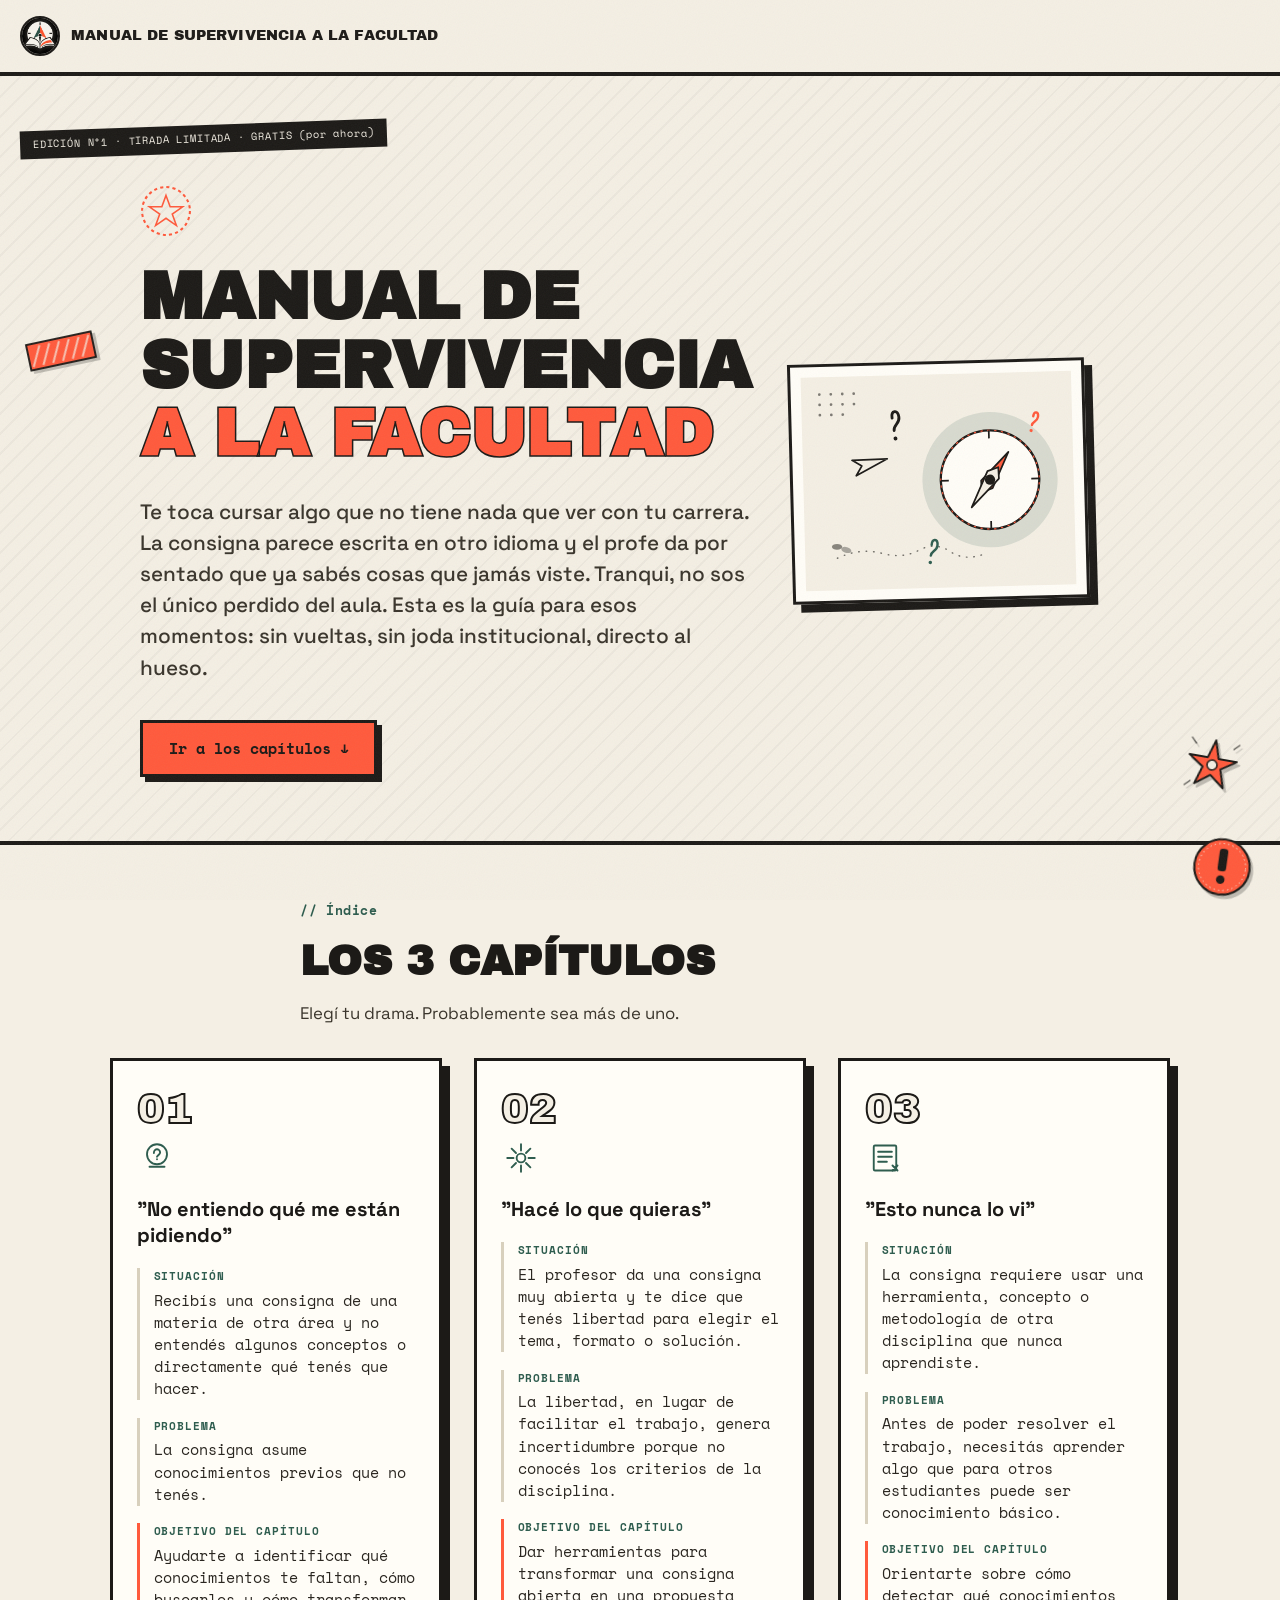
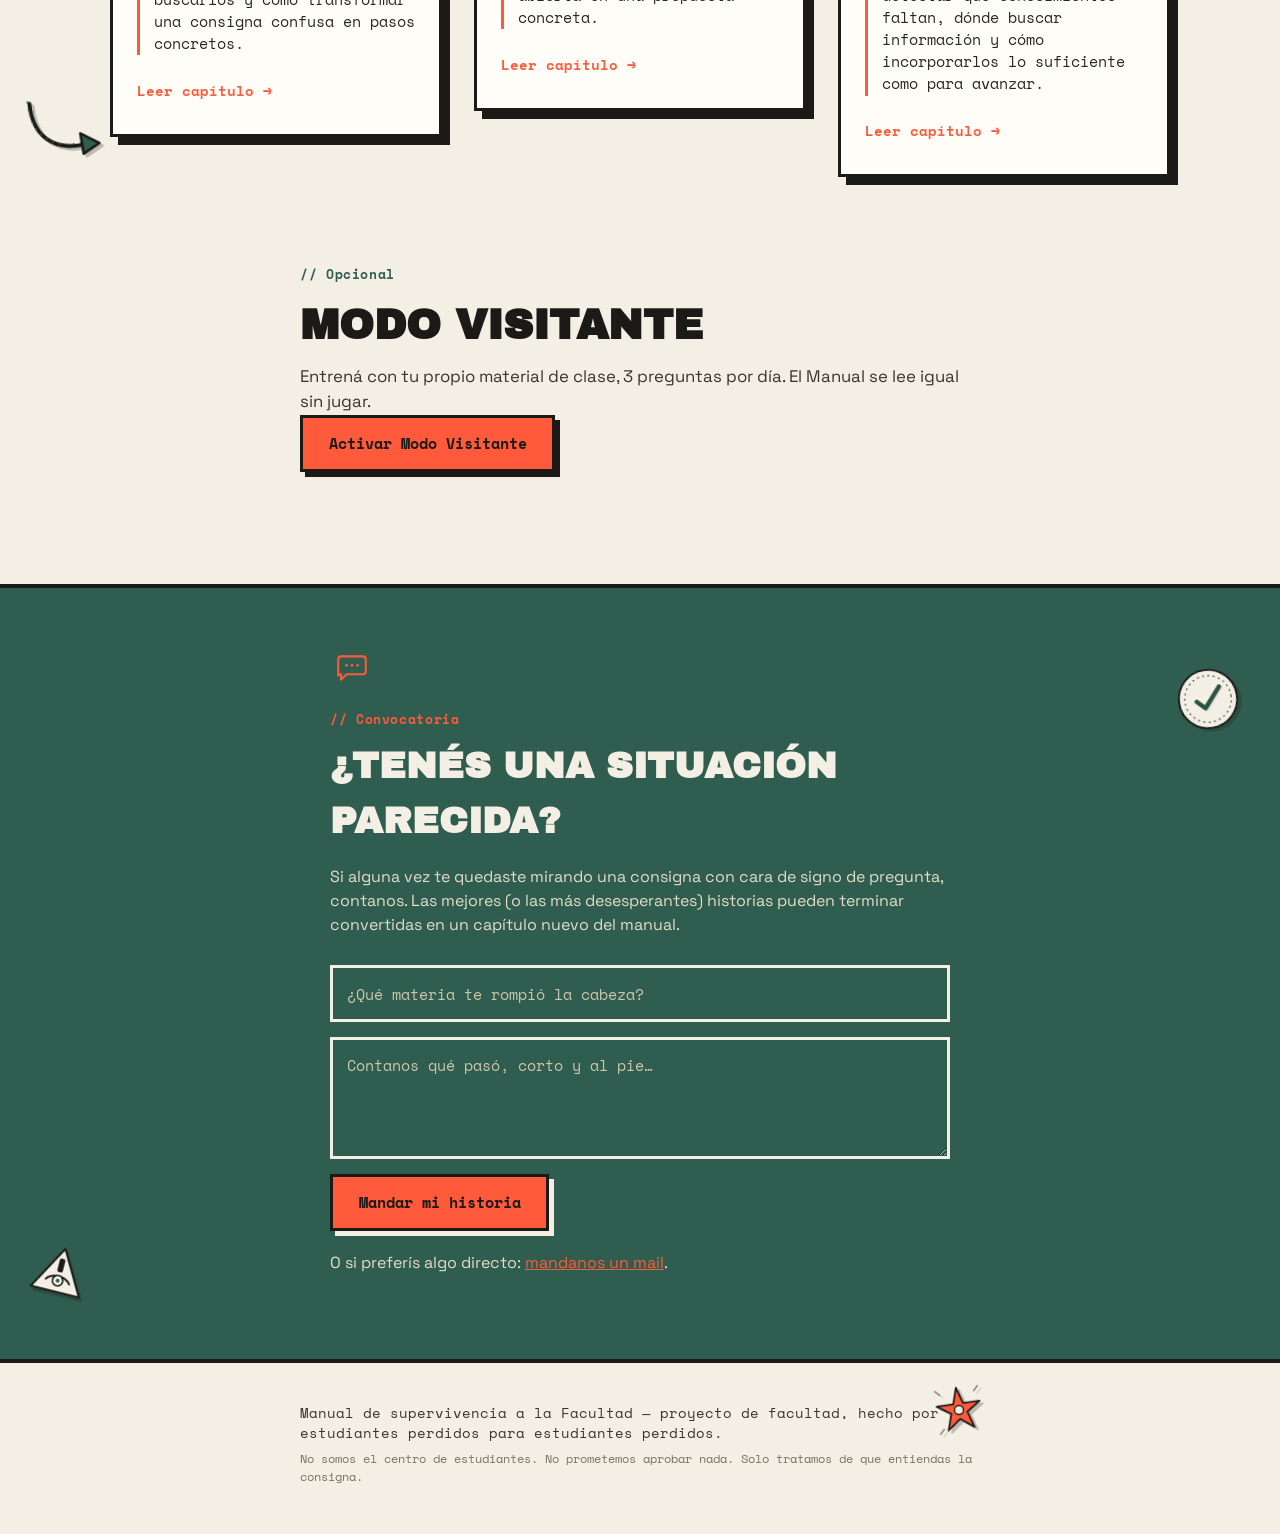
<file: index.html>
<!DOCTYPE html>
<html lang="es">
<head>
<meta charset="UTF-8">
<meta name="viewport" content="width=device-width, initial-scale=1.0">
<title>Manual de supervivencia a la Facultad</title>
<link rel="preconnect" href="https://fonts.googleapis.com">
<link rel="preconnect" href="https://fonts.gstatic.com" crossorigin>
<link href="https://fonts.googleapis.com/css2?family=Space+Grotesk:wght@500;700&family=Archivo+Black&family=Space+Mono:wght@400;700&display=swap" rel="stylesheet">
<link rel="stylesheet" href="styles.css">
<link rel="icon" type="image/png" sizes="192x192" href="img/favicon-192.png">
<link rel="icon" type="image/png" sizes="32x32" href="img/favicon-32.png">
</head>
<body>

<div class="noise"></div>

<a href="index.html" class="site-nav">
  <span class="site-nav__mark"><img src="img/logo.png" alt="Logo del Manual de supervivencia a la Facultad"></span>
  <span class="site-nav__word">Manual de supervivencia a la Facultad</span>
</a>

<header class="hero">
  <img src="img/sticker-tape.svg" alt="" class="sticker sticker--hero-1" aria-hidden="true">
  <img src="img/sticker-star.svg" alt="" class="sticker sticker--hero-2" aria-hidden="true">
  <div class="hero__tape">EDICIÓN N°1 · TIRADA LIMITADA · GRATIS (por ahora)</div>
  <div class="hero__inner">
    <div class="hero__text">
      <svg class="hero__icon" viewBox="0 0 100 100" fill="none" xmlns="http://www.w3.org/2000/svg" aria-hidden="true">
        <circle cx="50" cy="50" r="46" stroke="currentColor" stroke-width="4" stroke-dasharray="6 6"/>
        <path d="M50 20 L58 42 L82 42 L62 56 L70 78 L50 64 L30 78 L38 56 L18 42 L42 42 Z" stroke="currentColor" stroke-width="3" fill="none"/>
      </svg>
      <h1 class="hero__title">Manual de<br>supervivencia<br><span>a la Facultad</span></h1>
      <p class="hero__subtitle">
        Te toca cursar algo que no tiene nada que ver con tu carrera. La consigna parece escrita en otro idioma
        y el profe da por sentado que ya sabés cosas que jamás viste. Tranqui, no sos el único perdido del aula.
        Esta es la guía para esos momentos: sin vueltas, sin joda institucional, directo al hueso.
      </p>
      <a href="#capitulos" class="btn btn--primary">Ir a los capítulos ↓</a>
    </div>
    <div class="hero__art">
      <img src="img/hero-illustration.svg" alt="Ilustración de un estudiante perdido con una brújula rota, rodeado de apuntes y signos de pregunta">
    </div>
  </div>
</header>

<main>

  <section id="capitulos" class="chapters">
    <img src="img/sticker-exclaim.svg" alt="" class="sticker sticker--chapters-1" aria-hidden="true">
    <img src="img/sticker-arrow.svg" alt="" class="sticker sticker--chapters-2" aria-hidden="true">
    <div class="section-heading">
      <span class="section-heading__kicker">// Índice</span>
      <h2>Los 3 capítulos</h2>
      <p>Elegí tu drama. Probablemente sea más de uno.</p>
    </div>

    <div class="chapters__grid">

      <a href="capitulo-1.html" class="card-link">
      <article class="card reveal">
        <div class="card__number">01</div>
        <svg class="card__icon" viewBox="0 0 64 64" fill="none" xmlns="http://www.w3.org/2000/svg" aria-hidden="true">
          <circle cx="32" cy="26" r="16" stroke="currentColor" stroke-width="3"/>
          <path d="M27 24c0-4 3-6 5-6s5 2 5 5c0 3-3 4-5 7" stroke="currentColor" stroke-width="3" stroke-linecap="round"/>
          <circle cx="32" cy="34" r="1.5" fill="currentColor"/>
          <path d="M20 46 L44 46" stroke="currentColor" stroke-width="3" stroke-linecap="round"/>
        </svg>
        <h3 class="card__title">"No entiendo qué me están pidiendo"</h3>

        <div class="card__block">
          <span class="card__label">Situación</span>
          <p>Recibís una consigna de una materia de otra área y no entendés algunos conceptos o directamente qué tenés que hacer.</p>
        </div>
        <div class="card__block">
          <span class="card__label">Problema</span>
          <p>La consigna asume conocimientos previos que no tenés.</p>
        </div>
        <div class="card__block card__block--goal">
          <span class="card__label">Objetivo del capítulo</span>
          <p>Ayudarte a identificar qué conocimientos te faltan, cómo buscarlos y cómo transformar una consigna confusa en pasos concretos.</p>
        </div>
        <span class="card__cta">Leer capítulo →</span>
      </article>
      </a>

      <a href="capitulo-2.html" class="card-link">
      <article class="card reveal">
        <div class="card__number">02</div>
        <svg class="card__icon" viewBox="0 0 64 64" fill="none" xmlns="http://www.w3.org/2000/svg" aria-hidden="true">
          <path d="M32 10 v10 M32 44 v10 M10 32 h10 M44 32 h10" stroke="currentColor" stroke-width="3" stroke-linecap="round"/>
          <path d="M17 17 l7 7 M40 40 l7 7 M47 17 l-7 7 M24 40 l-7 7" stroke="currentColor" stroke-width="3" stroke-linecap="round"/>
          <circle cx="32" cy="32" r="7" stroke="currentColor" stroke-width="3"/>
        </svg>
        <h3 class="card__title">"Hacé lo que quieras"</h3>

        <div class="card__block">
          <span class="card__label">Situación</span>
          <p>El profesor da una consigna muy abierta y te dice que tenés libertad para elegir el tema, formato o solución.</p>
        </div>
        <div class="card__block">
          <span class="card__label">Problema</span>
          <p>La libertad, en lugar de facilitar el trabajo, genera incertidumbre porque no conocés los criterios de la disciplina.</p>
        </div>
        <div class="card__block card__block--goal">
          <span class="card__label">Objetivo del capítulo</span>
          <p>Dar herramientas para transformar una consigna abierta en una propuesta concreta.</p>
        </div>
        <span class="card__cta">Leer capítulo →</span>
      </article>
      </a>

      <a href="capitulo-3.html" class="card-link">
      <article class="card reveal">
        <div class="card__number">03</div>
        <svg class="card__icon" viewBox="0 0 64 64" fill="none" xmlns="http://www.w3.org/2000/svg" aria-hidden="true">
          <rect x="14" y="12" width="36" height="40" rx="2" stroke="currentColor" stroke-width="3"/>
          <path d="M21 22 h22 M21 30 h22 M21 38 h14" stroke="currentColor" stroke-width="3" stroke-linecap="round"/>
          <path d="M44 44 l8 8 M52 44 l-8 8" stroke="currentColor" stroke-width="3" stroke-linecap="round"/>
        </svg>
        <h3 class="card__title">"Esto nunca lo vi"</h3>

        <div class="card__block">
          <span class="card__label">Situación</span>
          <p>La consigna requiere usar una herramienta, concepto o metodología de otra disciplina que nunca aprendiste.</p>
        </div>
        <div class="card__block">
          <span class="card__label">Problema</span>
          <p>Antes de poder resolver el trabajo, necesitás aprender algo que para otros estudiantes puede ser conocimiento básico.</p>
        </div>
        <div class="card__block card__block--goal">
          <span class="card__label">Objetivo del capítulo</span>
          <p>Orientarte sobre cómo detectar qué conocimientos faltan, dónde buscar información y cómo incorporarlos lo suficiente como para avanzar.</p>
        </div>
        <span class="card__cta">Leer capítulo →</span>
      </article>
      </a>

    </div>
  </section>

  <section class="chapters">
    <div class="section-heading">
      <span class="section-heading__kicker">// Opcional</span>
      <h2>Modo Visitante</h2>
      <p>Entrená con tu propio material de clase, 3 preguntas por día. El Manual se lee igual sin jugar.</p>
      <a href="visitante.html" class="btn btn--primary">Activar Modo Visitante</a>
    </div>
  </section>

  <section class="share reveal">
    <img src="img/sticker-ok.svg" alt="" class="sticker sticker--share-1" aria-hidden="true">
    <img src="img/sticker-eye.svg" alt="" class="sticker sticker--share-2" aria-hidden="true">
    <div class="share__inner">
      <svg class="share__icon" viewBox="0 0 64 64" fill="none" xmlns="http://www.w3.org/2000/svg" aria-hidden="true">
        <path d="M12 46 V22 a4 4 0 0 1 4-4 h32 a4 4 0 0 1 4 4 v18 a4 4 0 0 1-4 4 H24 l-8 8 v-8 h-0 Z" stroke="currentColor" stroke-width="3" stroke-linejoin="round"/>
        <circle cx="24" cy="31" r="2" fill="currentColor"/>
        <circle cx="32" cy="31" r="2" fill="currentColor"/>
        <circle cx="40" cy="31" r="2" fill="currentColor"/>
      </svg>
      <span class="section-heading__kicker">// Convocatoria</span>
      <h2>¿Tenés una situación parecida?</h2>
      <p>
        Si alguna vez te quedaste mirando una consigna con cara de signo de pregunta, contanos.
        Las mejores (o las más desesperantes) historias pueden terminar convertidas en un capítulo nuevo del manual.
      </p>

      <!--
        Formulario visual sin conexión real (no hay backend en este proyecto).
        En una versión futura, este <form> debería apuntar a un endpoint propio
        o a un servicio externo (Formspree, Google Forms, etc.) para recolectar
        las respuestas. Por ahora solo dispara una confirmación simulada vía JS.
      -->
      <form class="share__form" id="shareForm">
        <input type="text" name="materia" placeholder="¿Qué materia te rompió la cabeza?" required>
        <textarea name="historia" placeholder="Contanos qué pasó, corto y al pie…" rows="4" required></textarea>
        <button type="submit" class="btn btn--primary">Mandar mi historia</button>
      </form>

      <p class="share__alt">
        O si preferís algo directo:
        <a href="mailto:hola@manualdesupervivencia.fac?subject=Tengo%20una%20situaci%C3%B3n%20parecida">mandanos un mail</a>.
      </p>
    </div>
  </section>

</main>

<footer class="footer">
  <img src="img/sticker-star.svg" alt="" class="sticker sticker--footer-1" aria-hidden="true">
  <p>Manual de supervivencia a la Facultad — proyecto de facultad, hecho por estudiantes perdidos para estudiantes perdidos.</p>
  <p class="footer__small">No somos el centro de estudiantes. No prometemos aprobar nada. Solo tratamos de que entiendas la consigna.</p>
</footer>

<script src="script.js"></script>
</body>
</html>
</file>
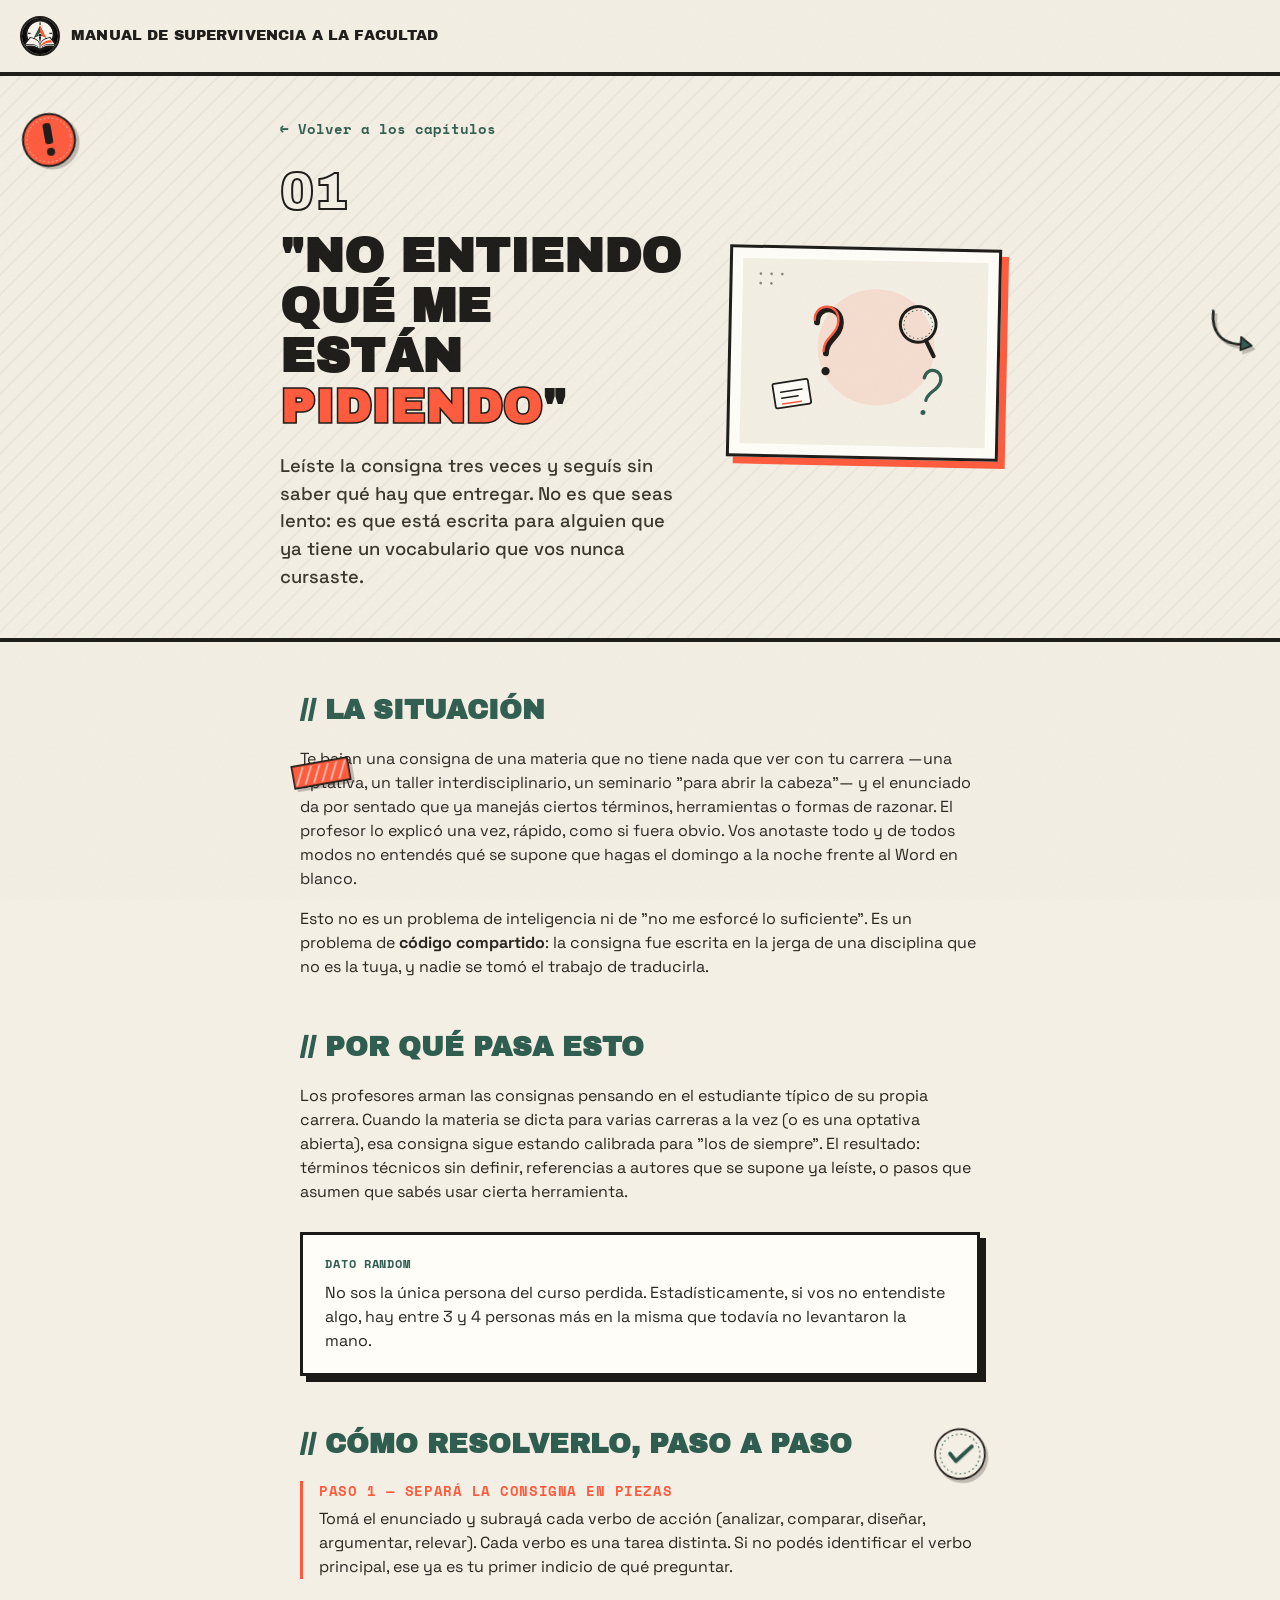
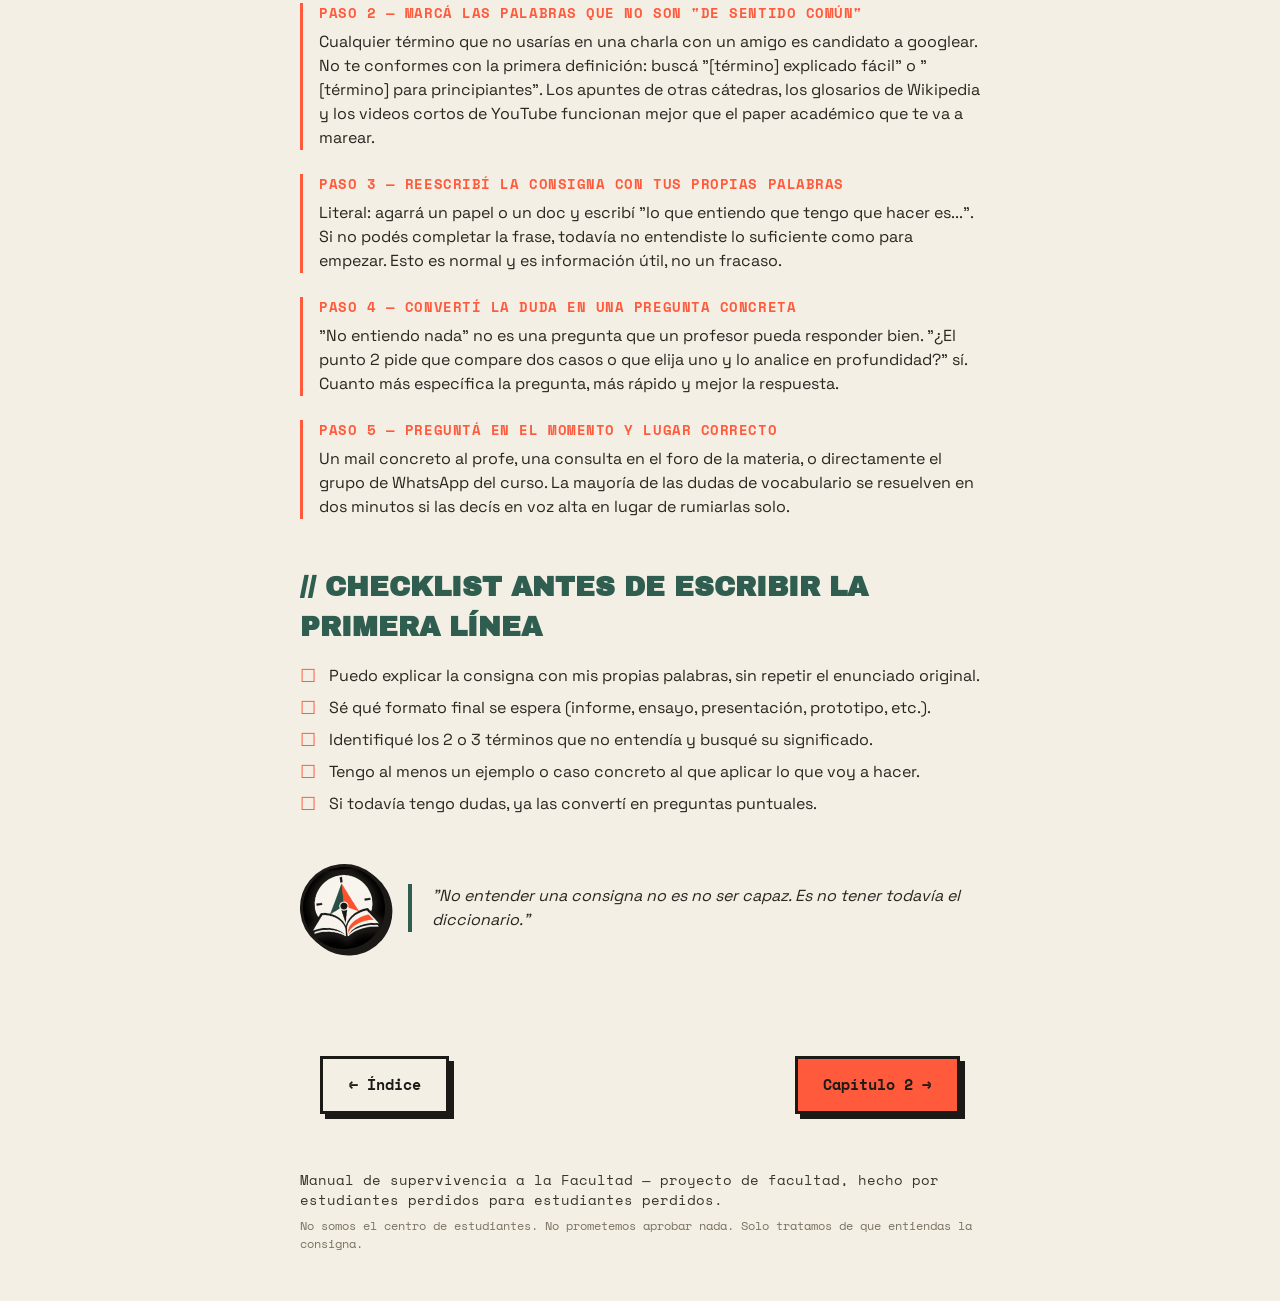
<file: capitulo-1.html>
<!DOCTYPE html>
<html lang="es">
<head>
<meta charset="UTF-8">
<meta name="viewport" content="width=device-width, initial-scale=1.0">
<title>Capítulo 1 — No entiendo qué me están pidiendo | Manual de supervivencia</title>
<link rel="preconnect" href="https://fonts.googleapis.com">
<link rel="preconnect" href="https://fonts.gstatic.com" crossorigin>
<link href="https://fonts.googleapis.com/css2?family=Space+Grotesk:wght@500;700&family=Archivo+Black&family=Space+Mono:wght@400;700&display=swap" rel="stylesheet">
<link rel="stylesheet" href="styles.css">
<link rel="icon" type="image/png" sizes="192x192" href="img/favicon-192.png">
<link rel="icon" type="image/png" sizes="32x32" href="img/favicon-32.png">
</head>
<body>

<div class="noise"></div>

<a href="index.html" class="site-nav">
  <span class="site-nav__mark"><img src="img/logo.png" alt="Logo del Manual de supervivencia a la Facultad"></span>
  <span class="site-nav__word">Manual de supervivencia a la Facultad</span>
</a>

<header class="chapter-hero">
  <img src="img/sticker-exclaim.svg" alt="" class="sticker sticker--cp-1" aria-hidden="true">
  <img src="img/sticker-arrow.svg" alt="" class="sticker sticker--cp-2" aria-hidden="true">
  <div class="chapter-hero__inner">
    <div class="chapter-hero__text">
      <a href="index.html#capitulos" class="back-link">← Volver a los capítulos</a>
      <div class="chapter-hero__number">01</div>
      <h1 class="chapter-hero__title">"No entiendo<br>qué me están <span>pidiendo</span>"</h1>
      <p class="chapter-hero__lead">
        Leíste la consigna tres veces y seguís sin saber qué hay que entregar. No es que seas lento:
        es que está escrita para alguien que ya tiene un vocabulario que vos nunca cursaste.
      </p>
    </div>
    <div class="chapter-hero__art">
      <img src="img/capitulo-1-illustration.svg" alt="Ilustración de un signo de pregunta gigante y una lupa, representando una consigna que no se entiende">
    </div>
  </div>
</header>

<main>
  <div class="chapter-content">
    <img src="img/sticker-tape.svg" alt="" class="sticker sticker--cp-1" aria-hidden="true">
    <img src="img/sticker-ok.svg" alt="" class="sticker sticker--cp-2" aria-hidden="true">

    <section>
      <h2>// La situación</h2>
      <p>
        Te bajan una consigna de una materia que no tiene nada que ver con tu carrera —una optativa,
        un taller interdisciplinario, un seminario "para abrir la cabeza"— y el enunciado da por sentado
        que ya manejás ciertos términos, herramientas o formas de razonar. El profesor lo explicó una vez,
        rápido, como si fuera obvio. Vos anotaste todo y de todos modos no entendés qué se supone que hagas
        el domingo a la noche frente al Word en blanco.
      </p>
      <p>
        Esto no es un problema de inteligencia ni de "no me esforcé lo suficiente". Es un problema de
        <strong>código compartido</strong>: la consigna fue escrita en la jerga de una disciplina que no es la tuya,
        y nadie se tomó el trabajo de traducirla.
      </p>
    </section>

    <section>
      <h2>// Por qué pasa esto</h2>
      <p>
        Los profesores arman las consignas pensando en el estudiante típico de su propia carrera. Cuando la materia
        se dicta para varias carreras a la vez (o es una optativa abierta), esa consigna sigue estando calibrada
        para "los de siempre". El resultado: términos técnicos sin definir, referencias a autores que se supone
        ya leíste, o pasos que asumen que sabés usar cierta herramienta.
      </p>
      <div class="tip-box">
        <span class="tip-box__label">Dato random</span>
        <p>No sos la única persona del curso perdida. Estadísticamente, si vos no entendiste algo, hay entre
        3 y 4 personas más en la misma que todavía no levantaron la mano.</p>
      </div>
    </section>

    <section>
      <h2>// Cómo resolverlo, paso a paso</h2>

      <div class="step">
        <span class="step__title">Paso 1 — Separá la consigna en piezas</span>
        <p>
          Tomá el enunciado y subrayá cada verbo de acción (analizar, comparar, diseñar, argumentar, relevar).
          Cada verbo es una tarea distinta. Si no podés identificar el verbo principal, ese ya es tu primer indicio
          de qué preguntar.
        </p>
      </div>

      <div class="step">
        <span class="step__title">Paso 2 — Marcá las palabras que no son "de sentido común"</span>
        <p>
          Cualquier término que no usarías en una charla con un amigo es candidato a googlear. No te conformes
          con la primera definición: buscá "[término] explicado fácil" o "[término] para principiantes".
          Los apuntes de otras cátedras, los glosarios de Wikipedia y los videos cortos de YouTube funcionan
          mejor que el paper académico que te va a marear.
        </p>
      </div>

      <div class="step">
        <span class="step__title">Paso 3 — Reescribí la consigna con tus propias palabras</span>
        <p>
          Literal: agarrá un papel o un doc y escribí "lo que entiendo que tengo que hacer es...". Si no podés
          completar la frase, todavía no entendiste lo suficiente como para empezar. Esto es normal y es información
          útil, no un fracaso.
        </p>
      </div>

      <div class="step">
        <span class="step__title">Paso 4 — Convertí la duda en una pregunta concreta</span>
        <p>
          "No entiendo nada" no es una pregunta que un profesor pueda responder bien. "¿El punto 2 pide que
          compare dos casos o que elija uno y lo analice en profundidad?" sí. Cuanto más específica la pregunta,
          más rápido y mejor la respuesta.
        </p>
      </div>

      <div class="step">
        <span class="step__title">Paso 5 — Preguntá en el momento y lugar correcto</span>
        <p>
          Un mail concreto al profe, una consulta en el foro de la materia, o directamente el grupo de WhatsApp
          del curso. La mayoría de las dudas de vocabulario se resuelven en dos minutos si las decís en voz alta
          en lugar de rumiarlas solo.
        </p>
      </div>
    </section>

    <section>
      <h2>// Checklist antes de escribir la primera línea</h2>
      <ul class="checklist">
        <li>Puedo explicar la consigna con mis propias palabras, sin repetir el enunciado original.</li>
        <li>Sé qué formato final se espera (informe, ensayo, presentación, prototipo, etc.).</li>
        <li>Identifiqué los 2 o 3 términos que no entendía y busqué su significado.</li>
        <li>Tengo al menos un ejemplo o caso concreto al que aplicar lo que voy a hacer.</li>
        <li>Si todavía tengo dudas, ya las convertí en preguntas puntuales.</li>
      </ul>
    </section>

    <div class="chapter-quote-row">
      <span class="chapter-stamp"><img src="img/logo.png" alt="Sello del Manual de supervivencia"></span>
      <p class="chapter-quote">
        "No entender una consigna no es no ser capaz. Es no tener todavía el diccionario."
      </p>
    </div>

  </div>
</main>

<footer class="footer">
  <div class="chapter-nav">
    <a href="index.html#capitulos" class="btn">← Índice</a>
    <a href="capitulo-2.html" class="btn btn--primary">Capítulo 2 →</a>
  </div>
  <p>Manual de supervivencia a la Facultad — proyecto de facultad, hecho por estudiantes perdidos para estudiantes perdidos.</p>
  <p class="footer__small">No somos el centro de estudiantes. No prometemos aprobar nada. Solo tratamos de que entiendas la consigna.</p>
</footer>

<script src="script.js"></script>
</body>
</html>
</file>
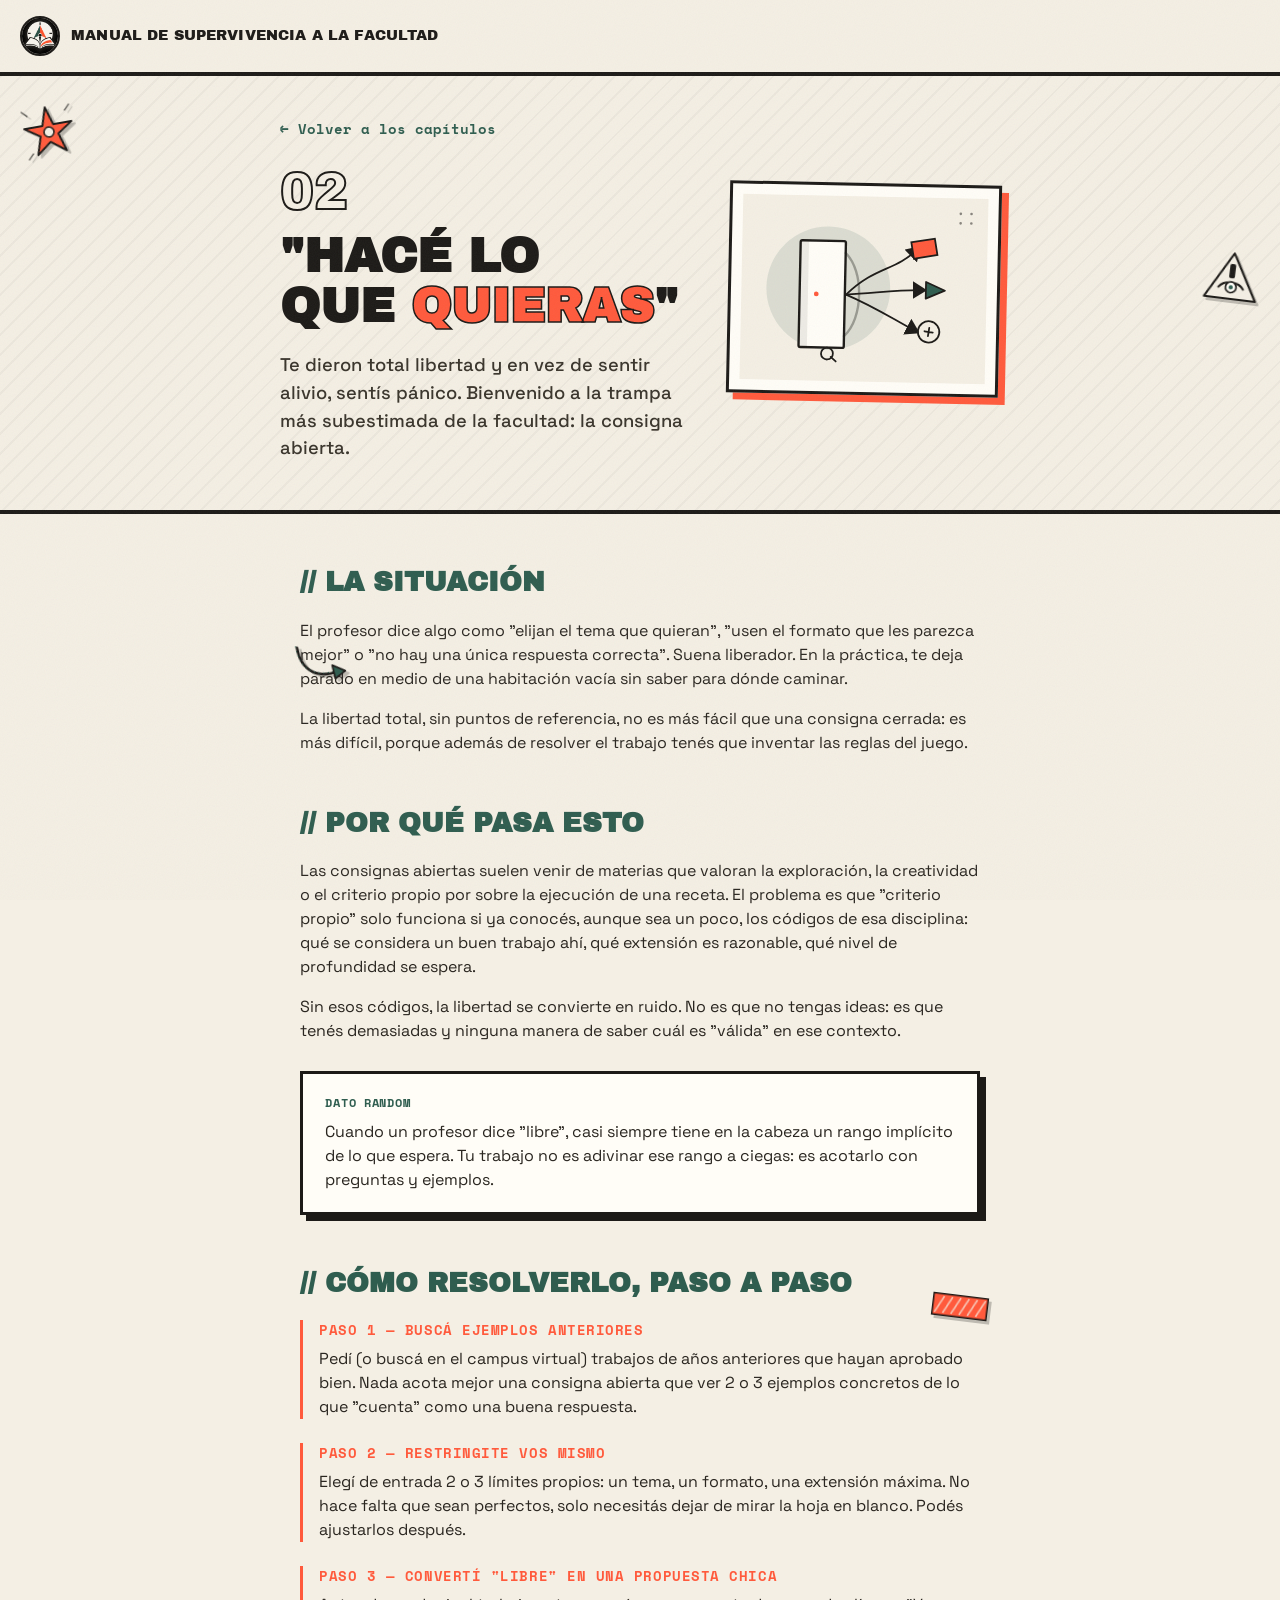
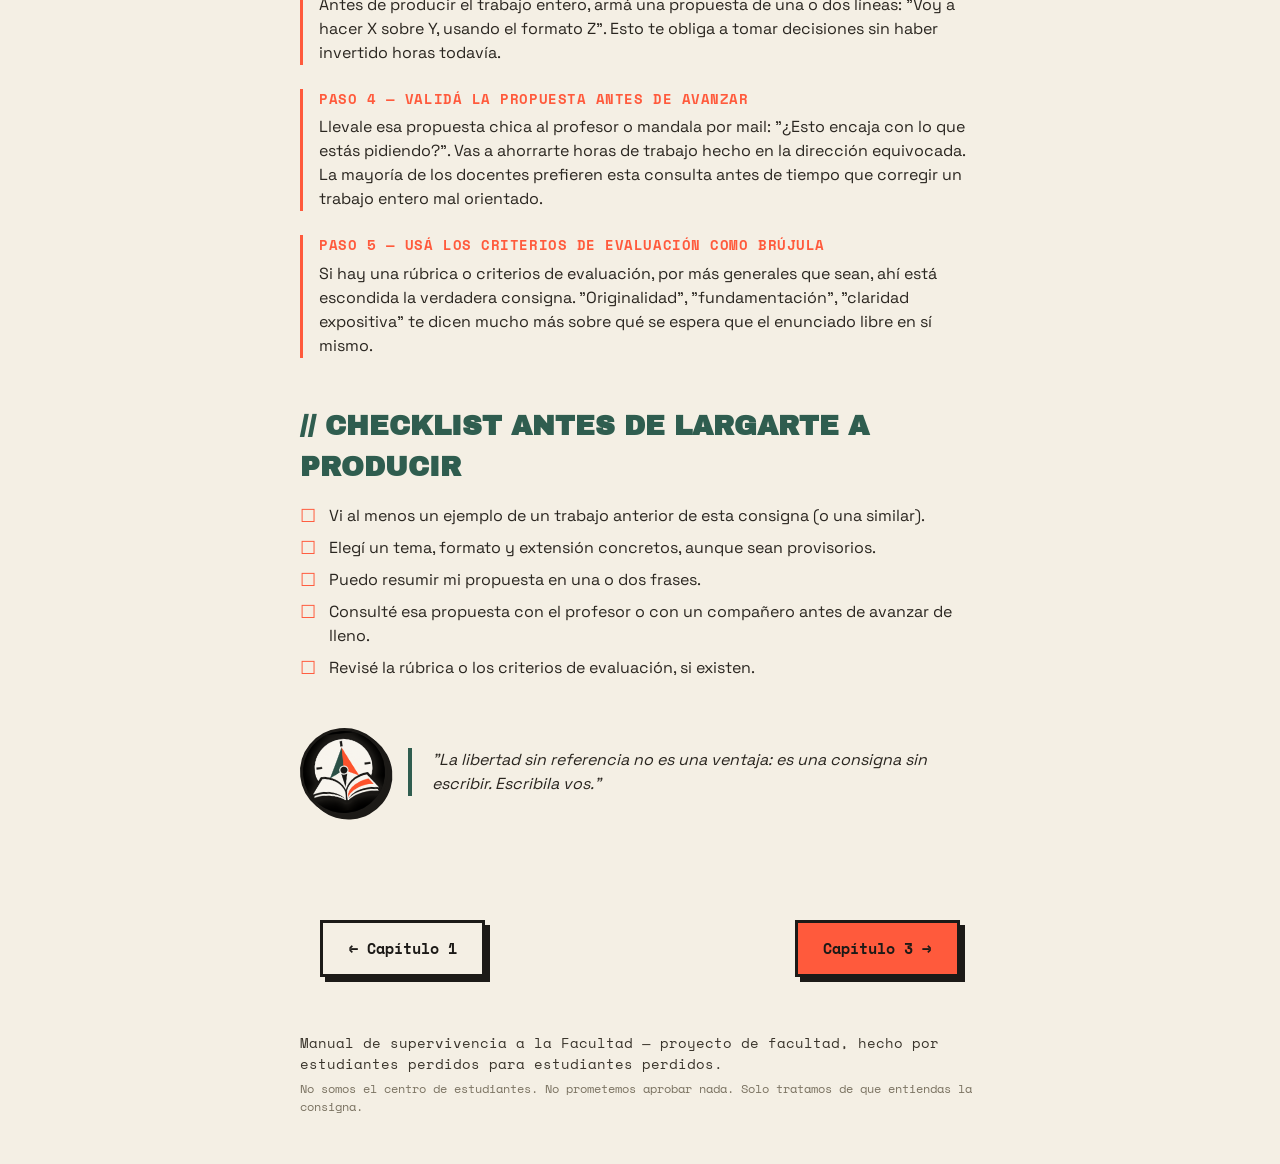
<file: capitulo-2.html>
<!DOCTYPE html>
<html lang="es">
<head>
<meta charset="UTF-8">
<meta name="viewport" content="width=device-width, initial-scale=1.0">
<title>Capítulo 2 — Hacé lo que quieras | Manual de supervivencia</title>
<link rel="preconnect" href="https://fonts.googleapis.com">
<link rel="preconnect" href="https://fonts.gstatic.com" crossorigin>
<link href="https://fonts.googleapis.com/css2?family=Space+Grotesk:wght@500;700&family=Archivo+Black&family=Space+Mono:wght@400;700&display=swap" rel="stylesheet">
<link rel="stylesheet" href="styles.css">
<link rel="icon" type="image/png" sizes="192x192" href="img/favicon-192.png">
<link rel="icon" type="image/png" sizes="32x32" href="img/favicon-32.png">
</head>
<body>

<div class="noise"></div>

<a href="index.html" class="site-nav">
  <span class="site-nav__mark"><img src="img/logo.png" alt="Logo del Manual de supervivencia a la Facultad"></span>
  <span class="site-nav__word">Manual de supervivencia a la Facultad</span>
</a>

<header class="chapter-hero">
  <img src="img/sticker-star.svg" alt="" class="sticker sticker--cp-1" aria-hidden="true">
  <img src="img/sticker-eye.svg" alt="" class="sticker sticker--cp-2" aria-hidden="true">
  <div class="chapter-hero__inner">
    <div class="chapter-hero__text">
      <a href="index.html#capitulos" class="back-link">← Volver a los capítulos</a>
      <div class="chapter-hero__number">02</div>
      <h1 class="chapter-hero__title">"Hacé lo<br>que <span>quieras</span>"</h1>
      <p class="chapter-hero__lead">
        Te dieron total libertad y en vez de sentir alivio, sentís pánico. Bienvenido a la trampa
        más subestimada de la facultad: la consigna abierta.
      </p>
    </div>
    <div class="chapter-hero__art">
      <img src="img/capitulo-2-illustration.svg" alt="Ilustración de una puerta abierta con varios caminos posibles y flechas apuntando a distintas direcciones">
    </div>
  </div>
</header>

<main>
  <div class="chapter-content">
    <img src="img/sticker-arrow.svg" alt="" class="sticker sticker--cp-1" aria-hidden="true">
    <img src="img/sticker-tape.svg" alt="" class="sticker sticker--cp-2" aria-hidden="true">

    <section>
      <h2>// La situación</h2>
      <p>
        El profesor dice algo como "elijan el tema que quieran", "usen el formato que les parezca mejor" o
        "no hay una única respuesta correcta". Suena liberador. En la práctica, te deja parado en medio de una
        habitación vacía sin saber para dónde caminar.
      </p>
      <p>
        La libertad total, sin puntos de referencia, no es más fácil que una consigna cerrada: es más difícil,
        porque además de resolver el trabajo tenés que inventar las reglas del juego.
      </p>
    </section>

    <section>
      <h2>// Por qué pasa esto</h2>
      <p>
        Las consignas abiertas suelen venir de materias que valoran la exploración, la creatividad o el criterio
        propio por sobre la ejecución de una receta. El problema es que "criterio propio" solo funciona si ya
        conocés, aunque sea un poco, los códigos de esa disciplina: qué se considera un buen trabajo ahí,
        qué extensión es razonable, qué nivel de profundidad se espera.
      </p>
      <p>
        Sin esos códigos, la libertad se convierte en ruido. No es que no tengas ideas: es que tenés demasiadas
        y ninguna manera de saber cuál es "válida" en ese contexto.
      </p>
      <div class="tip-box">
        <span class="tip-box__label">Dato random</span>
        <p>Cuando un profesor dice "libre", casi siempre tiene en la cabeza un rango implícito de lo que
        espera. Tu trabajo no es adivinar ese rango a ciegas: es acotarlo con preguntas y ejemplos.</p>
      </div>
    </section>

    <section>
      <h2>// Cómo resolverlo, paso a paso</h2>

      <div class="step">
        <span class="step__title">Paso 1 — Buscá ejemplos anteriores</span>
        <p>
          Pedí (o buscá en el campus virtual) trabajos de años anteriores que hayan aprobado bien. Nada acota
          mejor una consigna abierta que ver 2 o 3 ejemplos concretos de lo que "cuenta" como una buena respuesta.
        </p>
      </div>

      <div class="step">
        <span class="step__title">Paso 2 — Restringite vos mismo</span>
        <p>
          Elegí de entrada 2 o 3 límites propios: un tema, un formato, una extensión máxima. No hace falta que
          sean perfectos, solo necesitás dejar de mirar la hoja en blanco. Podés ajustarlos después.
        </p>
      </div>

      <div class="step">
        <span class="step__title">Paso 3 — Convertí "libre" en una propuesta chica</span>
        <p>
          Antes de producir el trabajo entero, armá una propuesta de una o dos líneas: "Voy a hacer X sobre Y,
          usando el formato Z". Esto te obliga a tomar decisiones sin haber invertido horas todavía.
        </p>
      </div>

      <div class="step">
        <span class="step__title">Paso 4 — Validá la propuesta antes de avanzar</span>
        <p>
          Llevale esa propuesta chica al profesor o mandala por mail: "¿Esto encaja con lo que estás pidiendo?".
          Vas a ahorrarte horas de trabajo hecho en la dirección equivocada. La mayoría de los docentes prefieren
          esta consulta antes de tiempo que corregir un trabajo entero mal orientado.
        </p>
      </div>

      <div class="step">
        <span class="step__title">Paso 5 — Usá los criterios de evaluación como brújula</span>
        <p>
          Si hay una rúbrica o criterios de evaluación, por más generales que sean, ahí está escondida la
          verdadera consigna. "Originalidad", "fundamentación", "claridad expositiva" te dicen mucho más
          sobre qué se espera que el enunciado libre en sí mismo.
        </p>
      </div>
    </section>

    <section>
      <h2>// Checklist antes de largarte a producir</h2>
      <ul class="checklist">
        <li>Vi al menos un ejemplo de un trabajo anterior de esta consigna (o una similar).</li>
        <li>Elegí un tema, formato y extensión concretos, aunque sean provisorios.</li>
        <li>Puedo resumir mi propuesta en una o dos frases.</li>
        <li>Consulté esa propuesta con el profesor o con un compañero antes de avanzar de lleno.</li>
        <li>Revisé la rúbrica o los criterios de evaluación, si existen.</li>
      </ul>
    </section>

    <div class="chapter-quote-row">
      <span class="chapter-stamp"><img src="img/logo.png" alt="Sello del Manual de supervivencia"></span>
      <p class="chapter-quote">
        "La libertad sin referencia no es una ventaja: es una consigna sin escribir. Escribila vos."
      </p>
    </div>

  </div>
</main>

<footer class="footer">
  <div class="chapter-nav">
    <a href="capitulo-1.html" class="btn">← Capítulo 1</a>
    <a href="capitulo-3.html" class="btn btn--primary">Capítulo 3 →</a>
  </div>
  <p>Manual de supervivencia a la Facultad — proyecto de facultad, hecho por estudiantes perdidos para estudiantes perdidos.</p>
  <p class="footer__small">No somos el centro de estudiantes. No prometemos aprobar nada. Solo tratamos de que entiendas la consigna.</p>
</footer>

<script src="script.js"></script>
</body>
</html>
</file>
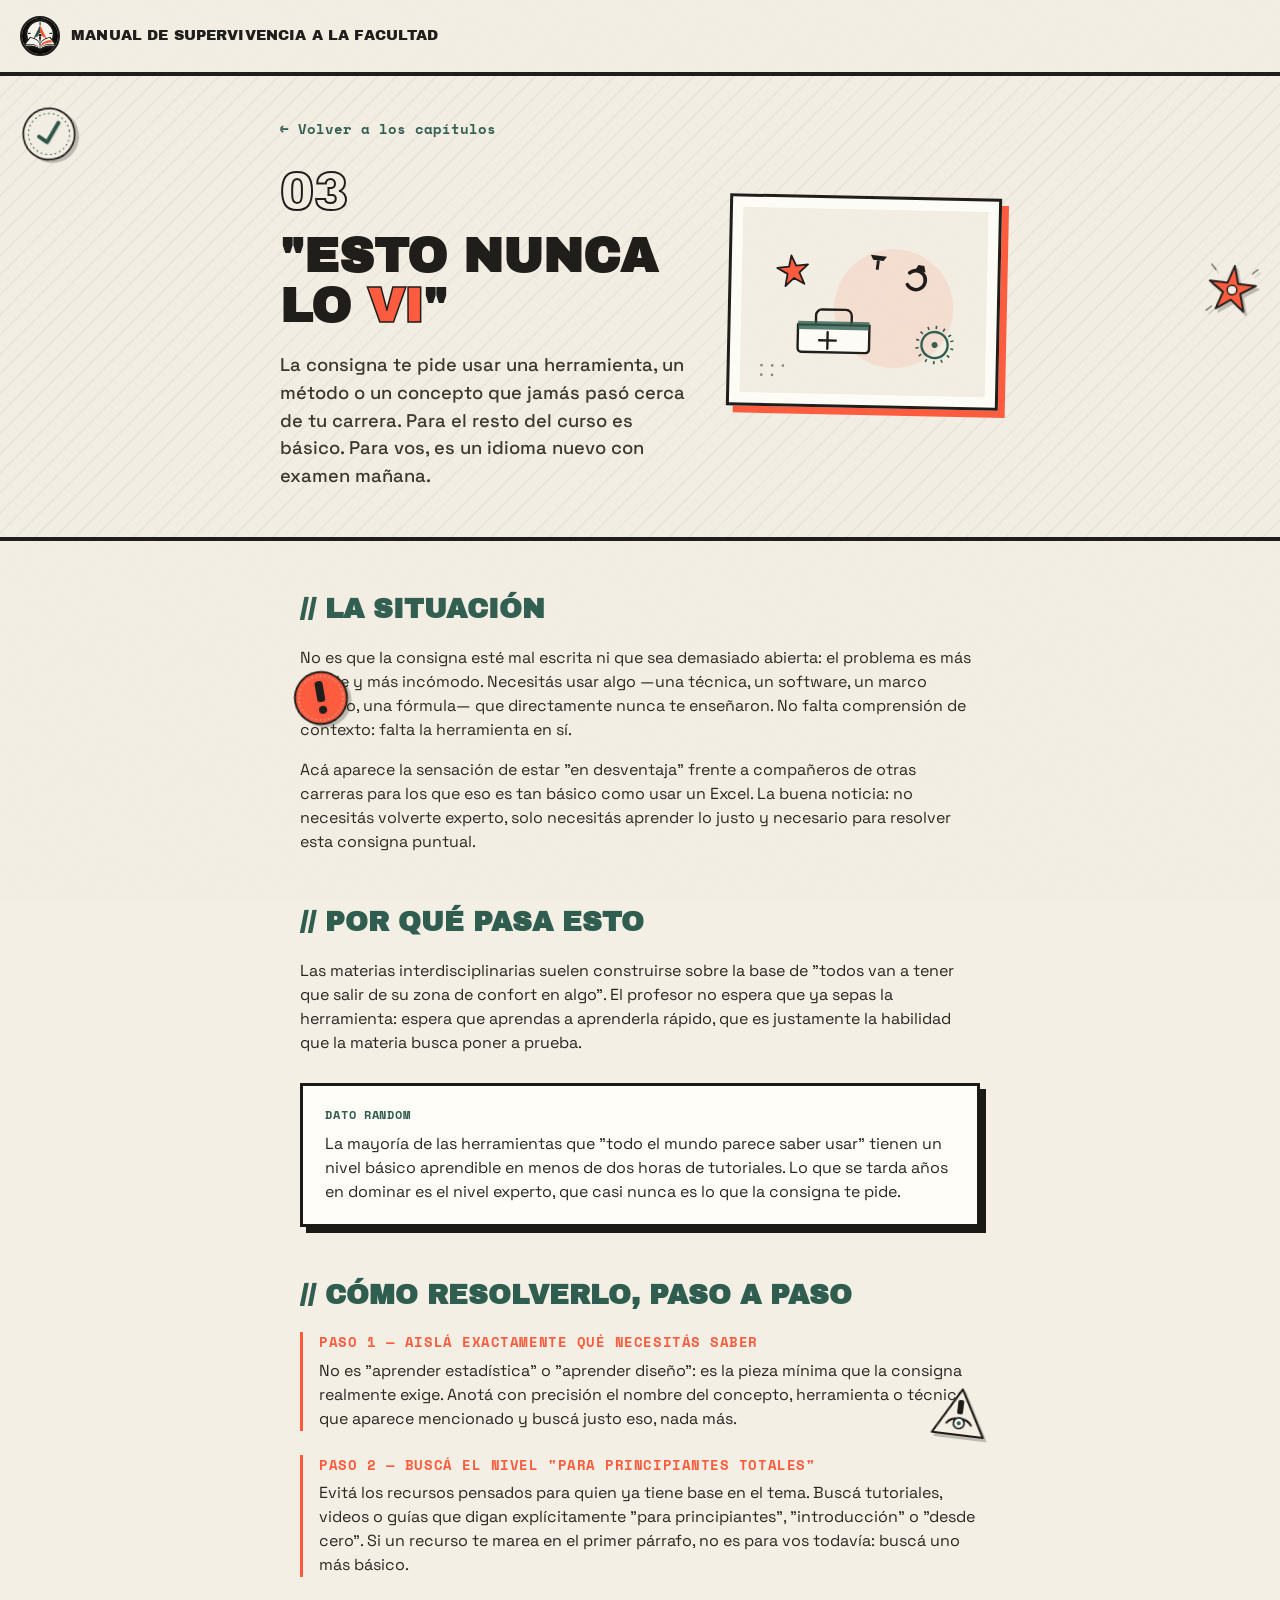
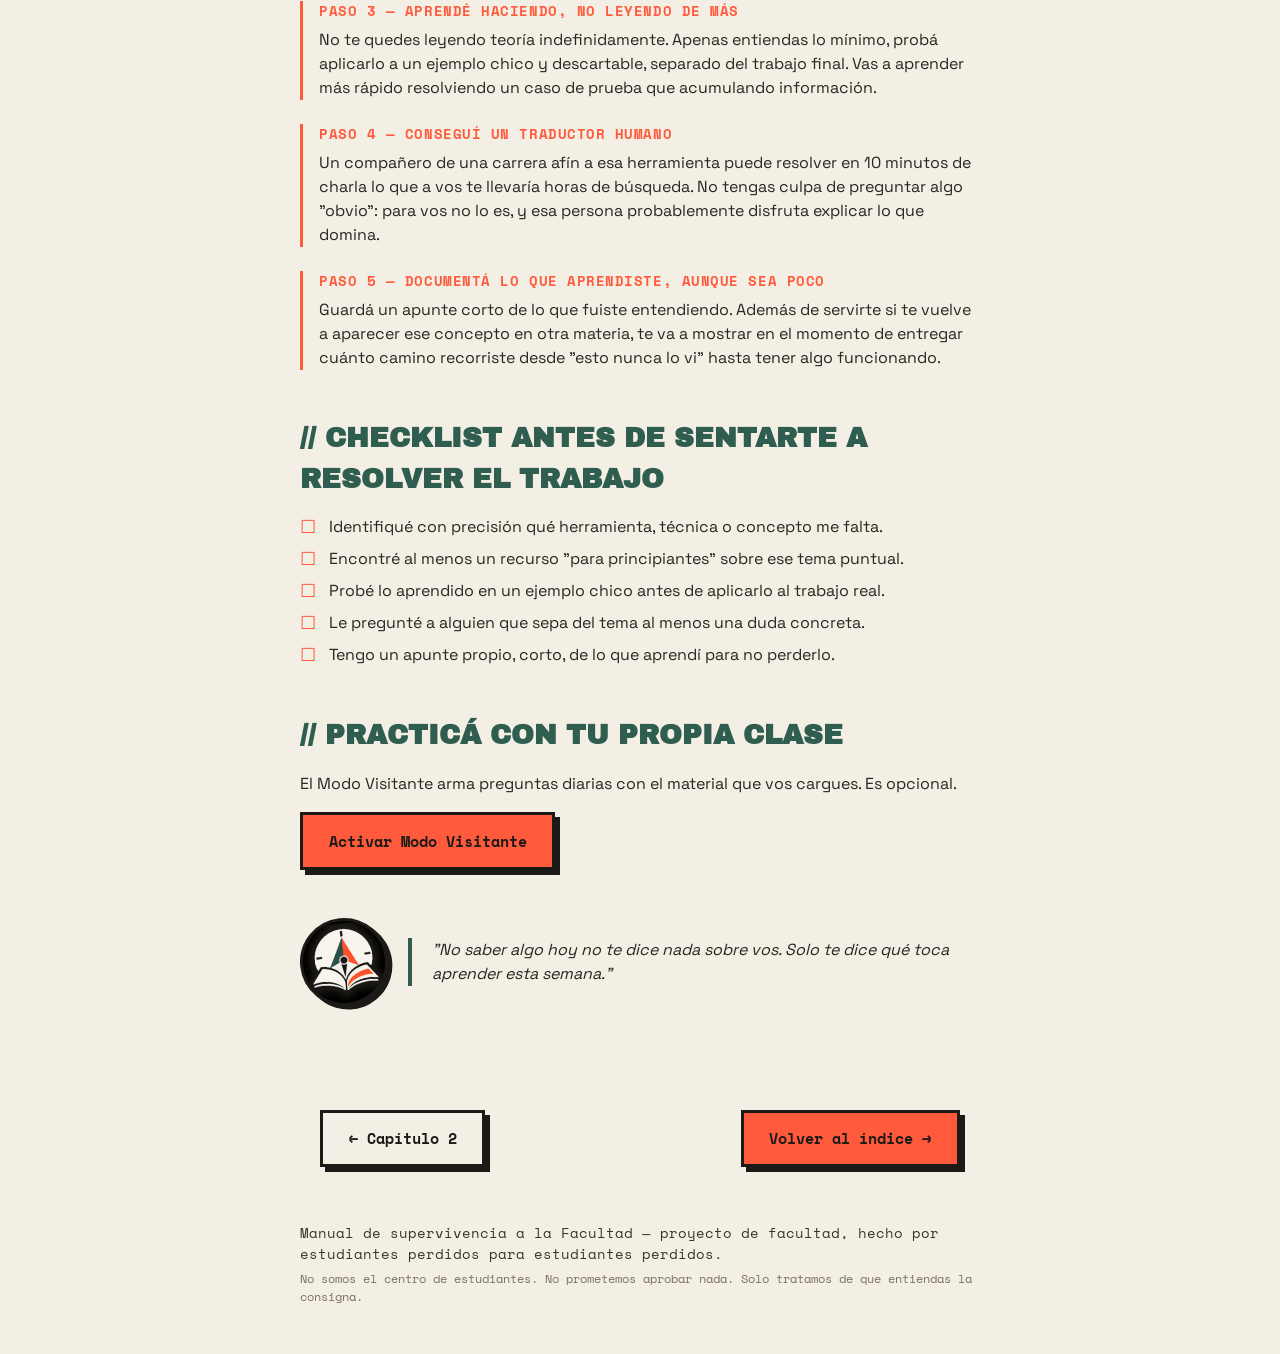
<file: capitulo-3.html>
<!DOCTYPE html>
<html lang="es">
<head>
<meta charset="UTF-8">
<meta name="viewport" content="width=device-width, initial-scale=1.0">
<title>Capítulo 3 — Esto nunca lo vi | Manual de supervivencia</title>
<link rel="preconnect" href="https://fonts.googleapis.com">
<link rel="preconnect" href="https://fonts.gstatic.com" crossorigin>
<link href="https://fonts.googleapis.com/css2?family=Space+Grotesk:wght@500;700&family=Archivo+Black&family=Space+Mono:wght@400;700&display=swap" rel="stylesheet">
<link rel="stylesheet" href="styles.css">
<link rel="icon" type="image/png" sizes="192x192" href="img/favicon-192.png">
<link rel="icon" type="image/png" sizes="32x32" href="img/favicon-32.png">
</head>
<body>

<div class="noise"></div>

<a href="index.html" class="site-nav">
  <span class="site-nav__mark"><img src="img/logo.png" alt="Logo del Manual de supervivencia a la Facultad"></span>
  <span class="site-nav__word">Manual de supervivencia a la Facultad</span>
</a>

<header class="chapter-hero">
  <img src="img/sticker-ok.svg" alt="" class="sticker sticker--cp-1" aria-hidden="true">
  <img src="img/sticker-star.svg" alt="" class="sticker sticker--cp-2" aria-hidden="true">
  <div class="chapter-hero__inner">
    <div class="chapter-hero__text">
      <a href="index.html#capitulos" class="back-link">← Volver a los capítulos</a>
      <div class="chapter-hero__number">03</div>
      <h1 class="chapter-hero__title">"Esto nunca<br>lo <span>vi</span>"</h1>
      <p class="chapter-hero__lead">
        La consigna te pide usar una herramienta, un método o un concepto que jamás pasó cerca de tu carrera.
        Para el resto del curso es básico. Para vos, es un idioma nuevo con examen mañana.
      </p>
    </div>
    <div class="chapter-hero__art">
      <img src="img/capitulo-3-illustration.svg" alt="Ilustración de una caja de herramientas con una llave inglesa y un engranaje desconocido, con una estrella de 'nuevo'">
    </div>
  </div>
</header>

<main>
  <div class="chapter-content">
    <img src="img/sticker-exclaim.svg" alt="" class="sticker sticker--cp-1" aria-hidden="true">
    <img src="img/sticker-eye.svg" alt="" class="sticker sticker--cp-2" aria-hidden="true">

    <section>
      <h2>// La situación</h2>
      <p>
        No es que la consigna esté mal escrita ni que sea demasiado abierta: el problema es más simple y más
        incómodo. Necesitás usar algo —una técnica, un software, un marco teórico, una fórmula— que directamente
        nunca te enseñaron. No falta comprensión de contexto: falta la herramienta en sí.
      </p>
      <p>
        Acá aparece la sensación de estar "en desventaja" frente a compañeros de otras carreras para los que
        eso es tan básico como usar un Excel. La buena noticia: no necesitás volverte experto, solo necesitás
        aprender lo justo y necesario para resolver esta consigna puntual.
      </p>
    </section>

    <section>
      <h2>// Por qué pasa esto</h2>
      <p>
        Las materias interdisciplinarias suelen construirse sobre la base de "todos van a tener que salir de su
        zona de confort en algo". El profesor no espera que ya sepas la herramienta: espera que aprendas a
        aprenderla rápido, que es justamente la habilidad que la materia busca poner a prueba.
      </p>
      <div class="tip-box">
        <span class="tip-box__label">Dato random</span>
        <p>La mayoría de las herramientas que "todo el mundo parece saber usar" tienen un nivel básico
        aprendible en menos de dos horas de tutoriales. Lo que se tarda años en dominar es el nivel experto,
        que casi nunca es lo que la consigna te pide.</p>
      </div>
    </section>

    <section>
      <h2>// Cómo resolverlo, paso a paso</h2>

      <div class="step">
        <span class="step__title">Paso 1 — Aislá exactamente qué necesitás saber</span>
        <p>
          No es "aprender estadística" o "aprender diseño": es la pieza mínima que la consigna realmente exige.
          Anotá con precisión el nombre del concepto, herramienta o técnica que aparece mencionado y buscá
          justo eso, nada más.
        </p>
      </div>

      <div class="step">
        <span class="step__title">Paso 2 — Buscá el nivel "para principiantes totales"</span>
        <p>
          Evitá los recursos pensados para quien ya tiene base en el tema. Buscá tutoriales, videos o guías
          que digan explícitamente "para principiantes", "introducción" o "desde cero". Si un recurso te
          marea en el primer párrafo, no es para vos todavía: buscá uno más básico.
        </p>
      </div>

      <div class="step">
        <span class="step__title">Paso 3 — Aprendé haciendo, no leyendo de más</span>
        <p>
          No te quedes leyendo teoría indefinidamente. Apenas entiendas lo mínimo, probá aplicarlo a un
          ejemplo chico y descartable, separado del trabajo final. Vas a aprender más rápido resolviendo un
          caso de prueba que acumulando información.
        </p>
      </div>

      <div class="step">
        <span class="step__title">Paso 4 — Conseguí un traductor humano</span>
        <p>
          Un compañero de una carrera afín a esa herramienta puede resolver en 10 minutos de charla lo que a
          vos te llevaría horas de búsqueda. No tengas culpa de preguntar algo "obvio": para vos no lo es,
          y esa persona probablemente disfruta explicar lo que domina.
        </p>
      </div>

      <div class="step">
        <span class="step__title">Paso 5 — Documentá lo que aprendiste, aunque sea poco</span>
        <p>
          Guardá un apunte corto de lo que fuiste entendiendo. Además de servirte si te vuelve a aparecer
          ese concepto en otra materia, te va a mostrar en el momento de entregar cuánto camino recorriste
          desde "esto nunca lo vi" hasta tener algo funcionando.
        </p>
      </div>
    </section>

    <section>
      <h2>// Checklist antes de sentarte a resolver el trabajo</h2>
      <ul class="checklist">
        <li>Identifiqué con precisión qué herramienta, técnica o concepto me falta.</li>
        <li>Encontré al menos un recurso "para principiantes" sobre ese tema puntual.</li>
        <li>Probé lo aprendido en un ejemplo chico antes de aplicarlo al trabajo real.</li>
        <li>Le pregunté a alguien que sepa del tema al menos una duda concreta.</li>
        <li>Tengo un apunte propio, corto, de lo que aprendí para no perderlo.</li>
      </ul>
    </section>

    <section>
      <h2>// Practicá con tu propia clase</h2>
      <p>El Modo Visitante arma preguntas diarias con el material que vos cargues. Es opcional.</p>
      <p><a href="visitante.html" class="btn btn--primary">Activar Modo Visitante</a></p>
    </section>

    <div class="chapter-quote-row">
      <span class="chapter-stamp"><img src="img/logo.png" alt="Sello del Manual de supervivencia"></span>
      <p class="chapter-quote">
        "No saber algo hoy no te dice nada sobre vos. Solo te dice qué toca aprender esta semana."
      </p>
    </div>

  </div>
</main>

<footer class="footer">
  <div class="chapter-nav">
    <a href="capitulo-2.html" class="btn">← Capítulo 2</a>
    <a href="index.html#capitulos" class="btn btn--primary">Volver al índice →</a>
  </div>
  <p>Manual de supervivencia a la Facultad — proyecto de facultad, hecho por estudiantes perdidos para estudiantes perdidos.</p>
  <p class="footer__small">No somos el centro de estudiantes. No prometemos aprobar nada. Solo tratamos de que entiendas la consigna.</p>
</footer>

<script src="script.js"></script>
</body>
</html>
</file>
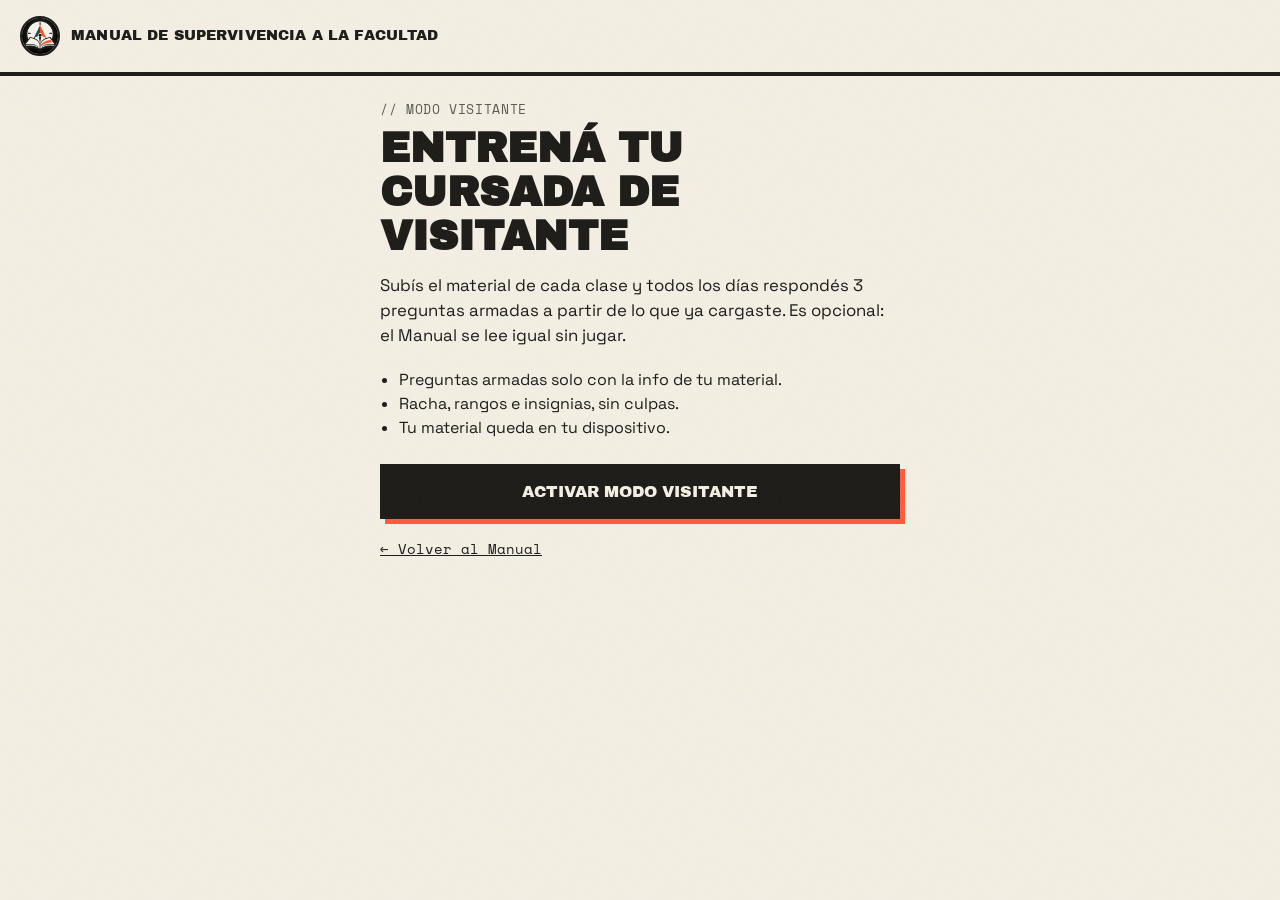
<file: visitante.html>
<!DOCTYPE html>
<html lang="es">
<head>
<meta charset="UTF-8">
<meta name="viewport" content="width=device-width, initial-scale=1.0">
<title>Modo Visitante — Manual de supervivencia a la Facultad</title>
<link rel="preconnect" href="https://fonts.googleapis.com">
<link rel="preconnect" href="https://fonts.gstatic.com" crossorigin>
<link href="https://fonts.googleapis.com/css2?family=Space+Grotesk:wght@500;700&family=Archivo+Black&family=Space+Mono:wght@400;700&display=swap" rel="stylesheet">
<link rel="stylesheet" href="styles.css">
<link rel="stylesheet" href="visitante/visitante.css">
<link rel="icon" type="image/png" sizes="192x192" href="img/favicon-192.png">
<link rel="icon" type="image/png" sizes="32x32" href="img/favicon-32.png">
</head>
<body class="visitante">

<div class="noise"></div>

<a href="index.html" class="site-nav">
  <span class="site-nav__mark"><img src="img/logo.png" alt="Logo del Manual de supervivencia a la Facultad"></span>
  <span class="site-nav__word">Manual de supervivencia a la Facultad</span>
</a>

<main id="app"></main>
<div id="toast" class="v-toast" role="status" aria-live="polite" hidden></div>

<script type="module" src="visitante/app.js"></script>
</body>
</html>
</file>
<file: styles.css>
:root {
  --paper: #f4efe4;
  --ink: #1c1a17;
  --coral: #ff5a3c;
  --moss: #2f5d4f;
  --line: #1c1a17;
  --font-display: 'Archivo Black', 'Space Grotesk', sans-serif;
  --font-title: 'Space Grotesk', sans-serif;
  --font-mono: 'Space Mono', monospace;
}

* { box-sizing: border-box; margin: 0; padding: 0; }

html { scroll-behavior: smooth; }

body {
  background: var(--paper);
  color: var(--ink);
  font-family: var(--font-mono);
  line-height: 1.5;
  overflow-x: hidden;
}

.noise {
  position: fixed;
  inset: 0;
  pointer-events: none;
  z-index: 999;
  opacity: 0.05;
  background-image: url("data:image/svg+xml,%3Csvg xmlns='http://www.w3.org/2000/svg' width='120' height='120'%3E%3Cfilter id='n'%3E%3CfeTurbulence type='fractalNoise' baseFrequency='0.9' numOctaves='2' stitchTiles='stitch'/%3E%3C/filter%3E%3Crect width='100%25' height='100%25' filter='url(%23n)'/%3E%3C/svg%3E");
}

a { color: inherit; }

/* ---------- SITE HEADER / LOGO ---------- */

.site-nav {
  display: flex;
  align-items: center;
  gap: 0.7rem;
  padding: 1rem 1.25rem;
  border-bottom: 4px solid var(--line);
  background: var(--paper);
  text-decoration: none;
}

.site-nav__mark {
  width: 40px;
  height: 40px;
  border-radius: 50%;
  border: 2px solid var(--line);
  background: #0b0b0a;
  overflow: hidden;
  flex-shrink: 0;
}

.site-nav__mark img {
  width: 100%;
  height: 100%;
  object-fit: cover;
  display: block;
}

.site-nav__word {
  font-family: var(--font-display);
  font-size: 0.9rem;
  text-transform: uppercase;
  letter-spacing: 0.01em;
  line-height: 1.1;
}

.chapter-stamp {
  width: 88px;
  height: 88px;
  border-radius: 50%;
  border: 3px solid var(--line);
  background: #0b0b0a;
  overflow: hidden;
  flex-shrink: 0;
  transform: rotate(-6deg);
  box-shadow: 4px 4px 0 var(--ink);
}

.chapter-stamp img {
  width: 100%;
  height: 100%;
  object-fit: cover;
  display: block;
}

.chapter-quote-row {
  display: flex;
  align-items: center;
  gap: 1.25rem;
  flex-wrap: wrap;
  margin: 2rem 0;
}

.chapter-quote-row .chapter-quote {
  margin: 0;
  flex: 1;
  min-width: 220px;
}

/* ---------- HERO ---------- */

.hero {
  position: relative;
  padding: 3rem 1.25rem 4rem;
  border-bottom: 4px solid var(--line);
  background:
    repeating-linear-gradient(135deg, rgba(28,26,23,0.035) 0px, rgba(28,26,23,0.035) 2px, transparent 2px, transparent 14px);
}

.hero__tape {
  display: inline-block;
  font-family: var(--font-mono);
  font-size: 0.65rem;
  letter-spacing: 0.08em;
  background: var(--ink);
  color: var(--paper);
  padding: 0.4rem 0.8rem;
  transform: rotate(-2deg);
  margin-bottom: 2rem;
}

.hero__inner {
  max-width: 720px;
  margin: 0 auto;
  text-align: left;
}

.hero__icon {
  width: 52px;
  height: 52px;
  color: var(--coral);
  margin-bottom: 1.25rem;
}

.hero__title {
  font-family: var(--font-display);
  font-size: clamp(2.4rem, 9vw, 4.2rem);
  line-height: 1.02;
  letter-spacing: -0.01em;
  text-transform: uppercase;
}

.hero__title span {
  color: var(--coral);
  -webkit-text-stroke: 1.5px var(--ink);
}

.hero__subtitle {
  font-family: var(--font-title);
  font-weight: 500;
  font-size: clamp(1.05rem, 2.6vw, 1.3rem);
  max-width: 60ch;
  margin: 1.75rem 0 2.25rem;
  color: #3a352c;
}

.btn {
  display: inline-block;
  font-family: var(--font-mono);
  font-weight: 700;
  font-size: 0.95rem;
  text-decoration: none;
  padding: 0.9rem 1.6rem;
  border: 3px solid var(--line);
  cursor: pointer;
  transition: transform 0.15s ease, box-shadow 0.15s ease;
  box-shadow: 5px 5px 0 var(--ink);
}

.btn--primary {
  background: var(--coral);
  color: var(--ink);
}

.btn:hover {
  transform: translate(-2px, -2px);
  box-shadow: 7px 7px 0 var(--ink);
}

.btn:active {
  transform: translate(2px, 2px);
  box-shadow: 2px 2px 0 var(--ink);
}

.hero__art {
  display: block;
  max-width: 380px;
  margin: 2.25rem auto 0;
  background: #fffdf7;
  border: 3px solid var(--line);
  box-shadow: 8px 8px 0 var(--ink);
  transform: rotate(-1.5deg);
  padding: 0.5rem;
}

.hero__art img {
  display: block;
  width: 100%;
  height: auto;
}

@media (min-width: 860px) {
  .hero__inner {
    display: grid;
    grid-template-columns: 1.15fr 0.85fr;
    align-items: center;
    gap: 2.5rem;
    max-width: 1000px;
    text-align: left;
  }
  .hero__art {
    margin: 0;
    max-width: none;
  }
}

.chapter-hero__art {
  display: block;
  max-width: 340px;
  margin: 2rem auto 0;
  background: #fffdf7;
  border: 3px solid var(--line);
  box-shadow: 7px 7px 0 var(--coral);
  transform: rotate(1.2deg);
  padding: 0.5rem;
}

.chapter-hero__art img {
  display: block;
  width: 100%;
  height: auto;
}

@media (min-width: 700px) {
  .chapter-hero__inner {
    display: grid;
    grid-template-columns: 1.2fr 0.8fr;
    align-items: center;
    gap: 2.5rem;
    max-width: 960px;
  }
  .chapter-hero__art {
    margin: 0;
    max-width: none;
  }
}

/* ---------- SECTION HEADING ---------- */

.section-heading {
  max-width: 720px;
  margin: 0 auto;
  padding: 3.5rem 1.25rem 2rem;
  text-align: left;
}

.section-heading__kicker {
  display: block;
  font-family: var(--font-mono);
  font-size: 0.8rem;
  color: var(--moss);
  font-weight: 700;
  letter-spacing: 0.05em;
  margin-bottom: 0.6rem;
}

.section-heading h2 {
  font-family: var(--font-display);
  font-size: clamp(1.8rem, 5vw, 2.6rem);
  text-transform: uppercase;
  margin-bottom: 0.5rem;
}

.section-heading p {
  font-family: var(--font-title);
  font-size: 1.05rem;
  color: #3a352c;
}

/* ---------- CHAPTERS ---------- */

.chapters {
  padding-bottom: 2rem;
}

.chapters__grid {
  max-width: 1100px;
  margin: 0 auto;
  padding: 0 1.25rem;
  display: grid;
  grid-template-columns: 1fr;
  gap: 2rem;
}

@media (min-width: 860px) {
  .chapters__grid {
    grid-template-columns: repeat(3, 1fr);
    align-items: start;
  }
}

.card-link {
  display: block;
  text-decoration: none;
  color: inherit;
}

.card {
  position: relative;
  background: #fffdf7;
  border: 3px solid var(--line);
  padding: 1.75rem 1.5rem 2rem;
  box-shadow: 8px 8px 0 var(--ink);
  transition: transform 0.2s ease, box-shadow 0.2s ease;
  height: 100%;
}

.card-link:hover .card {
  transform: translate(-4px, -4px);
  box-shadow: 12px 12px 0 var(--coral);
}

.card__cta {
  display: inline-block;
  margin-top: 0.5rem;
  font-family: var(--font-mono);
  font-weight: 700;
  font-size: 0.85rem;
  color: var(--coral);
}

.card__number {
  font-family: var(--font-display);
  font-size: 2.6rem;
  color: var(--paper);
  -webkit-text-stroke: 2px var(--ink);
  line-height: 1;
  margin-bottom: 0.5rem;
}

.card__icon {
  width: 40px;
  height: 40px;
  color: var(--moss);
  margin-bottom: 0.75rem;
}

.card__title {
  font-family: var(--font-title);
  font-weight: 700;
  font-size: 1.25rem;
  margin-bottom: 1.25rem;
  line-height: 1.3;
}

.card__block {
  margin-bottom: 1.1rem;
  padding-left: 0.85rem;
  border-left: 3px solid #d8d0bd;
}

.card__block--goal {
  border-left-color: var(--coral);
}

.card__label {
  display: block;
  font-size: 0.7rem;
  font-weight: 700;
  letter-spacing: 0.08em;
  text-transform: uppercase;
  color: var(--moss);
  margin-bottom: 0.3rem;
}

.card__block p {
  font-size: 0.92rem;
  color: #2a2620;
}

/* ---------- SHARE ---------- */

.share {
  border-top: 4px solid var(--line);
  border-bottom: 4px solid var(--line);
  background: var(--moss);
  color: var(--paper);
  padding: 3.5rem 1.25rem;
  margin-top: 3rem;
}

.share__inner {
  max-width: 620px;
  margin: 0 auto;
  text-align: left;
}

.share__icon {
  width: 44px;
  height: 44px;
  color: var(--coral);
  margin-bottom: 1rem;
}

.share .section-heading__kicker {
  color: var(--coral);
}

.share h2 {
  font-family: var(--font-display);
  font-size: clamp(1.7rem, 4.5vw, 2.3rem);
  text-transform: uppercase;
  margin: 0.3rem 0 1rem;
}

.share p {
  font-family: var(--font-title);
  font-size: 1rem;
  margin-bottom: 1.75rem;
  color: #e4ddc9;
}

.share__form {
  display: flex;
  flex-direction: column;
  gap: 0.9rem;
  margin-bottom: 1.25rem;
}

.share__form input,
.share__form textarea {
  font-family: var(--font-mono);
  font-size: 0.95rem;
  padding: 0.9rem;
  border: 3px solid var(--paper);
  background: transparent;
  color: var(--paper);
  resize: vertical;
}

.share__form input::placeholder,
.share__form textarea::placeholder {
  color: #cfc7ad;
}

.share__form input:focus,
.share__form textarea:focus {
  outline: none;
  border-color: var(--coral);
}

.share__form .btn {
  align-self: flex-start;
  box-shadow: 5px 5px 0 var(--paper);
}

.share__form .btn:hover {
  box-shadow: 7px 7px 0 var(--paper);
}

.share__alt {
  font-size: 0.85rem;
  color: #cfc7ad;
  margin-bottom: 0;
}

.share__alt a {
  color: var(--coral);
  text-decoration: underline;
}

/* ---------- CHAPTER PAGE ---------- */

.chapter-hero {
  position: relative;
  padding: 2.5rem 1.25rem 3rem;
  border-bottom: 4px solid var(--line);
  background:
    repeating-linear-gradient(135deg, rgba(28,26,23,0.035) 0px, rgba(28,26,23,0.035) 2px, transparent 2px, transparent 14px);
}

.chapter-hero__inner {
  max-width: 720px;
  margin: 0 auto;
}

.back-link {
  display: inline-block;
  font-family: var(--font-mono);
  font-weight: 700;
  font-size: 0.85rem;
  text-decoration: none;
  color: var(--moss);
  margin-bottom: 1.75rem;
}

.back-link:hover { color: var(--coral); }

.chapter-hero__number {
  font-family: var(--font-display);
  font-size: 3.2rem;
  color: var(--paper);
  -webkit-text-stroke: 2px var(--ink);
  line-height: 1;
  margin-bottom: 0.75rem;
}

.chapter-hero__title {
  font-family: var(--font-display);
  font-size: clamp(1.9rem, 6vw, 3rem);
  text-transform: uppercase;
  line-height: 1.05;
  margin-bottom: 1.25rem;
}

.chapter-hero__title span {
  color: var(--coral);
  -webkit-text-stroke: 1.5px var(--ink);
}

.chapter-hero__lead {
  font-family: var(--font-title);
  font-weight: 500;
  font-size: clamp(1rem, 2.4vw, 1.15rem);
  max-width: 62ch;
  color: #3a352c;
}

.chapter-content {
  max-width: 720px;
  margin: 0 auto;
  padding: 3rem 1.25rem 1rem;
}

.chapter-content section {
  margin-bottom: 3rem;
}

.chapter-content h2 {
  font-family: var(--font-display);
  font-size: clamp(1.3rem, 4vw, 1.7rem);
  text-transform: uppercase;
  margin-bottom: 1rem;
  color: var(--moss);
}

.chapter-content h3 {
  font-family: var(--font-title);
  font-weight: 700;
  font-size: 1.1rem;
  margin: 1.5rem 0 0.6rem;
}

.chapter-content p {
  font-family: var(--font-title);
  font-size: 1rem;
  color: #2a2620;
  margin-bottom: 1rem;
}

.chapter-content ul,
.chapter-content ol {
  font-family: var(--font-title);
  font-size: 1rem;
  color: #2a2620;
  margin: 0 0 1rem 1.4rem;
}

.chapter-content li { margin-bottom: 0.5rem; }

.step {
  border-left: 3px solid var(--coral);
  padding-left: 1rem;
  margin-bottom: 1.5rem;
}

.step__title {
  display: block;
  font-family: var(--font-mono);
  font-weight: 700;
  font-size: 0.85rem;
  text-transform: uppercase;
  letter-spacing: 0.04em;
  color: var(--coral);
  margin-bottom: 0.4rem;
}

.tip-box {
  background: #fffdf7;
  border: 3px solid var(--line);
  box-shadow: 6px 6px 0 var(--ink);
  padding: 1.25rem 1.4rem;
  margin: 1.75rem 0;
}

.tip-box__label {
  display: block;
  font-family: var(--font-mono);
  font-weight: 700;
  font-size: 0.75rem;
  text-transform: uppercase;
  letter-spacing: 0.06em;
  color: var(--moss);
  margin-bottom: 0.5rem;
}

.tip-box p:last-child { margin-bottom: 0; }

.checklist {
  list-style: none;
  margin-left: 0 !important;
}

.checklist li {
  padding-left: 1.8rem;
  position: relative;
}

.checklist li::before {
  content: "☐";
  position: absolute;
  left: 0;
  top: -0.05em;
  color: var(--coral);
  font-size: 1.1rem;
}

.chapter-quote {
  font-family: var(--font-title);
  font-style: italic;
  font-size: 1.15rem;
  border-left: 4px solid var(--moss);
  padding-left: 1.25rem;
  margin: 2rem 0;
  color: #3a352c;
}

.chapter-nav {
  max-width: 720px;
  margin: 0 auto;
  padding: 1rem 1.25rem 3.5rem;
  display: flex;
  justify-content: space-between;
  gap: 1rem;
  flex-wrap: wrap;
}

/* ---------- FOOTER ---------- */

.footer {
  padding: 2.5rem 1.25rem 3rem;
  text-align: left;
  max-width: 720px;
  margin: 0 auto;
}

.footer p {
  font-size: 0.85rem;
  color: #3a352c;
}

.footer__small {
  margin-top: 0.4rem;
  color: #7a7261 !important;
  font-size: 0.75rem !important;
}

/* ---------- STICKERS ---------- */

.sticker {
  position: absolute;
  pointer-events: none;
  z-index: 3;
  filter: drop-shadow(3px 3px 0 rgba(28,26,23,0.25));
}

.hero, .chapters, .share, .chapter-hero, .chapter-content, footer.footer {
  position: relative;
}

.sticker--hero-1 {
  top: 34%;
  left: 2%;
  width: 70px;
  transform: rotate(-12deg);
}

.sticker--hero-2 {
  bottom: 6%;
  right: 3%;
  width: 60px;
  transform: rotate(10deg);
}

.sticker--chapters-1 {
  top: -10px;
  right: 2%;
  width: 64px;
  transform: rotate(8deg);
}

.sticker--chapters-2 {
  bottom: 4%;
  left: 1.5%;
  width: 90px;
  transform: rotate(-6deg);
}

.sticker--share-1 {
  top: 10%;
  right: 3%;
  width: 68px;
  transform: rotate(-9deg);
}

.sticker--share-2 {
  bottom: 8%;
  left: 2.5%;
  width: 56px;
  transform: rotate(14deg);
}

.sticker--cp-1 {
  top: 6%;
  left: 1.5%;
  width: 60px;
  transform: rotate(-10deg);
}

.sticker--cp-2 {
  top: 40%;
  right: 1.5%;
  width: 58px;
  transform: rotate(7deg);
}

.sticker--footer-1 {
  top: 12%;
  right: 2%;
  width: 54px;
  transform: rotate(-8deg);
}

@media (max-width: 1200px) {
  .sticker { display: none; }
}

/* ---------- SCROLL REVEAL ---------- */

.reveal {
  opacity: 0;
  transform: translateY(28px);
  transition: opacity 0.6s ease, transform 0.6s ease;
}

.reveal.is-visible {
  opacity: 1;
  transform: translateY(0);
}
</file>
<file: visitante/visitante.css>
/* Modo Visitante. Usa las variables y tipografías de styles.css. */
.visitante { --v-ok: var(--moss); --v-mal: #c2410c; --v-hi: #f4c542; }

.v-wrap { max-width: 560px; margin: 0 auto; padding: 1.5rem 1.25rem 4rem; }
.v-kicker, .v-sub { font-size: 0.8rem; text-transform: uppercase; letter-spacing: 0.05em; opacity: 0.7; margin-bottom: 0.5rem; }
.v-h1 { font-family: var(--font-display); font-size: clamp(1.8rem, 8vw, 2.6rem); line-height: 1.05; text-transform: uppercase; margin-bottom: 0.9rem; }
.v-h2 { font-family: var(--font-mono); font-size: 0.85rem; text-transform: uppercase; margin: 2rem 0 0.8rem; }
.v-lead { font-family: var(--font-title); font-size: 1.05rem; margin-bottom: 1.25rem; }
.v-muted { font-size: 0.8rem; opacity: 0.7; margin: 0.8rem 0 1.2rem; }
.v-list { margin: 0 0 1.5rem 1.2rem; font-family: var(--font-title); }
.v-link { margin-top: 1.25rem; font-size: 0.85rem; }
.v-link a { color: inherit; }

/* Barra superior y solapas */
.v-top { display: flex; justify-content: space-between; align-items: center; gap: 1rem; max-width: 560px; margin: 0 auto; padding: 0.9rem 1.25rem; }
.v-top__title { font-weight: 700; }
.v-chip { display: inline-flex; align-items: center; gap: 0.3rem; background: var(--v-hi); border: 3px solid var(--line); padding: 0.25rem 0.6rem; font-weight: 700; font-size: 0.85rem; }
.v-tabs { display: flex; max-width: 560px; margin: 0 auto; padding: 0 1.25rem; gap: 0.4rem; border-bottom: 3px solid var(--line); }
.v-tabs a { padding: 0.5rem 0.7rem; font-size: 0.8rem; font-weight: 700; color: var(--ink); text-decoration: none; border: 3px solid transparent; border-bottom: 0; }
.v-tabs a[aria-current] { border-color: var(--line); background: #fffdf7; margin-bottom: -3px; }
.v-tabs a:focus-visible, .v-opt:focus-visible, .v-btn:focus-visible, .v-drop:focus-visible { outline: 3px solid var(--coral); outline-offset: 2px; }

/* Botones */
.v-btn { display: block; width: 100%; text-align: center; text-decoration: none; font-family: var(--font-display); text-transform: uppercase; font-size: 1rem; padding: 1rem; background: var(--ink); color: var(--paper); border: 3px solid var(--line); box-shadow: 5px 5px 0 var(--coral); cursor: pointer; margin-top: 1rem; }
.v-btn:active:not(:disabled) { transform: translate(2px, 2px); box-shadow: 2px 2px 0 var(--coral); }
.v-btn:disabled { opacity: 0.45; cursor: not-allowed; }
.v-btn--sec { background: #fffdf7; color: var(--ink); box-shadow: 5px 5px 0 var(--ink); }
.v-btn--peligro { background: #fffdf7; color: var(--v-mal); border-color: var(--v-mal); box-shadow: 5px 5px 0 var(--v-mal); }
.v-link-btn { display: block; margin: 1rem auto 0; background: none; border: 0; font: inherit; font-size: 0.85rem; text-decoration: underline; color: inherit; cursor: pointer; opacity: 0.75; }
.v-actions { margin-top: 1.5rem; }

/* Formularios */
.v-form { display: flex; flex-direction: column; gap: 0.5rem; }
.v-form label, .v-label { font-weight: 700; font-size: 0.8rem; text-transform: uppercase; margin-top: 0.6rem; display: block; }
.v-form input[type="text"], .v-form select, .v-input { width: 100%; font: inherit; font-size: 1rem; padding: 0.8rem; border: 3px solid var(--line); background: #fffdf7; color: var(--ink); margin-top: 0.3rem; }
.v-check { display: flex !important; gap: 0.6rem; align-items: center; text-transform: none !important; font-weight: 400 !important; padding: 0.6rem; border: 3px solid var(--line); background: #fffdf7; }
.v-drop { display: flex; flex-direction: column; align-items: center; gap: 0.4rem; text-align: center; padding: 2rem 1rem; border: 3px dashed var(--line); background: #fffdf7; margin: 1.5rem 0; cursor: pointer; }
.v-drop span { font-size: 0.75rem; opacity: 0.7; }
.v-drop.is-over { background: var(--v-hi); }
.v-aviso { border: 3px solid var(--line); background: #fffdf7; padding: 0.7rem 0.9rem; margin: 1rem 0; font-size: 0.9rem; }
.v-aviso--error { border-color: var(--v-mal); color: var(--v-mal); }

/* Barras y clases */
.v-bar { display: block; height: 14px; border: 3px solid var(--line); background: #fffdf7; flex: 1; }
.v-bar i { display: block; height: 100%; background: var(--ink); }
.v-bar--s { height: 10px; border-width: 2px; max-width: 90px; }
.v-clase { border-bottom: 2px solid var(--line); padding: 0.6rem 0; }
.v-clase summary { cursor: pointer; list-style: none; }
.v-clase--fila { display: flex; align-items: center; gap: 0.8rem; }
.v-clase--fila .v-clase__row { flex: 1; }
.v-clase__row { display: flex; align-items: center; gap: 0.7rem; }
.v-clase__name { font-weight: 700; font-size: 0.9rem; flex: 0 1 45%; }
.v-clase__n { font-size: 0.85rem; }
.v-temas { list-style: none; padding: 0.6rem 0 0; display: grid; gap: 0.4rem; font-size: 0.8rem; }
.v-temas li { display: flex; align-items: center; gap: 0.6rem; justify-content: space-between; }
.v-temas li span:first-child { flex: 1; }
.v-x { background: none; border: 0; font: inherit; font-size: 0.8rem; text-decoration: underline; cursor: pointer; color: var(--v-mal); }

/* Panel */
.v-rank { background: var(--ink); color: var(--paper); padding: 1.2rem; border: 3px solid var(--line); box-shadow: 6px 6px 0 var(--coral); margin: 1rem 0 1.5rem; }
.v-rank__label { font-size: 0.75rem; text-transform: uppercase; opacity: 0.8; }
.v-rank__name { font-family: var(--font-display); font-size: 2.1rem; line-height: 1; text-transform: uppercase; margin: 0.4rem 0 0.9rem; }
.v-rank__bar { height: 14px; border: 2px solid var(--paper); }
.v-rank__bar i { display: block; height: 100%; background: var(--v-hi); }
.v-rank__pts { font-size: 0.8rem; margin-top: 0.6rem; }
.v-stats { display: grid; grid-template-columns: repeat(3, 1fr); gap: 0.6rem; }
.v-stats div { border: 3px solid var(--line); background: #fffdf7; padding: 0.7rem 0.3rem; text-align: center; }
.v-stats b { display: block; font-family: var(--font-display); font-size: 1.8rem; }
.v-stats span { font-size: 0.7rem; text-transform: uppercase; }
.v-badges { display: grid; grid-template-columns: repeat(3, 1fr); gap: 0.6rem; }
.v-badge { display: flex; flex-direction: column; align-items: center; gap: 0.4rem; text-align: center; padding: 0.8rem 0.3rem; font: inherit; font-weight: 700; font-size: 0.72rem; background: var(--v-hi); border: 3px solid var(--line); color: var(--ink); cursor: pointer; }
.v-badge--lock { background: transparent; border-style: dashed; opacity: 0.6; cursor: default; }
.v-copa { border: 3px solid var(--line); background: #fffdf7; padding: 1rem; }
.v-copa ol { list-style: none; display: grid; gap: 0.5rem; }
.v-copa li { display: grid; grid-template-columns: 1.5rem 1fr auto; gap: 0.5rem; font-size: 0.85rem; }
.v-copa__yo { font-weight: 700; background: var(--v-hi); }
.v-ajustes { margin-top: 2rem; }
.v-ajustes summary { cursor: pointer; font-weight: 700; font-size: 0.85rem; }

/* Entrenamiento */
.v-top--q { padding-top: 1.1rem; }
.v-cerrar { width: 38px; height: 38px; display: grid; place-items: center; border: 3px solid var(--line); background: #fffdf7; color: var(--ink); text-decoration: none; font-weight: 700; flex-shrink: 0; }
.v-segs { display: flex; flex: 1; gap: 0.4rem; }
.v-seg { flex: 1; height: 14px; border: 3px solid var(--line); background: #fffdf7; }
.v-seg--ok { background: var(--ink); }
.v-seg--mal { background: var(--v-mal); }
.v-seg--act { background: var(--v-hi); }
.v-qhead { display: flex; justify-content: space-between; font-weight: 700; font-size: 0.8rem; text-transform: uppercase; margin-bottom: 0.9rem; }
.v-tag { display: inline-block; background: var(--v-hi); border: 3px solid var(--line); padding: 0.3rem 0.6rem; font-size: 0.75rem; font-weight: 700; text-transform: uppercase; transform: rotate(-1deg); margin-bottom: 1rem; }
.v-tag--r { transform: none; margin: 0.8rem 0 0; }
.v-q { font-family: var(--font-display); font-size: clamp(1.4rem, 6vw, 1.9rem); line-height: 1.15; margin-bottom: 1.3rem; }
.v-opts { display: grid; gap: 0.7rem; }
.v-opt { display: flex; align-items: center; gap: 0.9rem; text-align: left; font: inherit; font-family: var(--font-title); font-size: 1rem; padding: 0.8rem; border: 3px solid var(--line); background: #fffdf7; color: var(--ink); cursor: pointer; }
.v-opt b { flex-shrink: 0; width: 34px; height: 34px; display: grid; place-items: center; border: 3px solid var(--line); font-family: var(--font-mono); }
.v-opt.is-sel { background: var(--ink); color: var(--paper); box-shadow: 5px 5px 0 var(--coral); }
.v-opt.is-sel b { border-color: var(--paper); }
.v-sello { display: inline-block; font-family: var(--font-display); font-size: 1.8rem; text-transform: uppercase; background: var(--v-ok); color: #fff; padding: 0.3rem 0.8rem; border: 3px solid var(--line); box-shadow: 4px 4px 0 var(--ink); transform: rotate(-2deg); margin-bottom: 1rem; }
.v-sello--mal { background: var(--v-mal); }
.v-resp { padding: 0.8rem; border: 3px solid; margin-bottom: 0.7rem; font-size: 0.95rem; }
.v-resp--mal { border-color: var(--v-mal); background: #fff1ec; }
.v-resp--bien { border-color: var(--v-ok); background: #eaf3ef; }
.v-nota { border: 3px solid var(--line); background: #fffdf7; padding: 1rem; margin-top: 1rem; font-size: 0.9rem; }
.v-nota__t { font-weight: 700; text-transform: uppercase; font-size: 0.8rem; margin-top: 0.4rem; }

/* Aviso / insignia desbloqueada */
.v-toast { position: fixed; left: 50%; bottom: 1.2rem; transform: translateX(-50%); z-index: 50; display: flex; flex-direction: column; gap: 0.2rem; max-width: calc(100% - 2rem); background: var(--v-hi); color: var(--ink); border: 3px solid var(--line); box-shadow: 5px 5px 0 var(--ink); padding: 0.8rem 1.1rem; font-size: 0.9rem; }
.v-toast[hidden] { display: none; }
.v-toast--in { animation: v-pop 0.4s ease-out; }
@keyframes v-pop { from { transform: translate(-50%, 30px) scale(0.9); opacity: 0; } to { transform: translate(-50%, 0) scale(1); opacity: 1; } }

@media (prefers-reduced-motion: reduce) {
  .v-toast--in { animation: none; }
  .v-btn, .v-btn:active:not(:disabled) { transition: none; }
}
</file>
